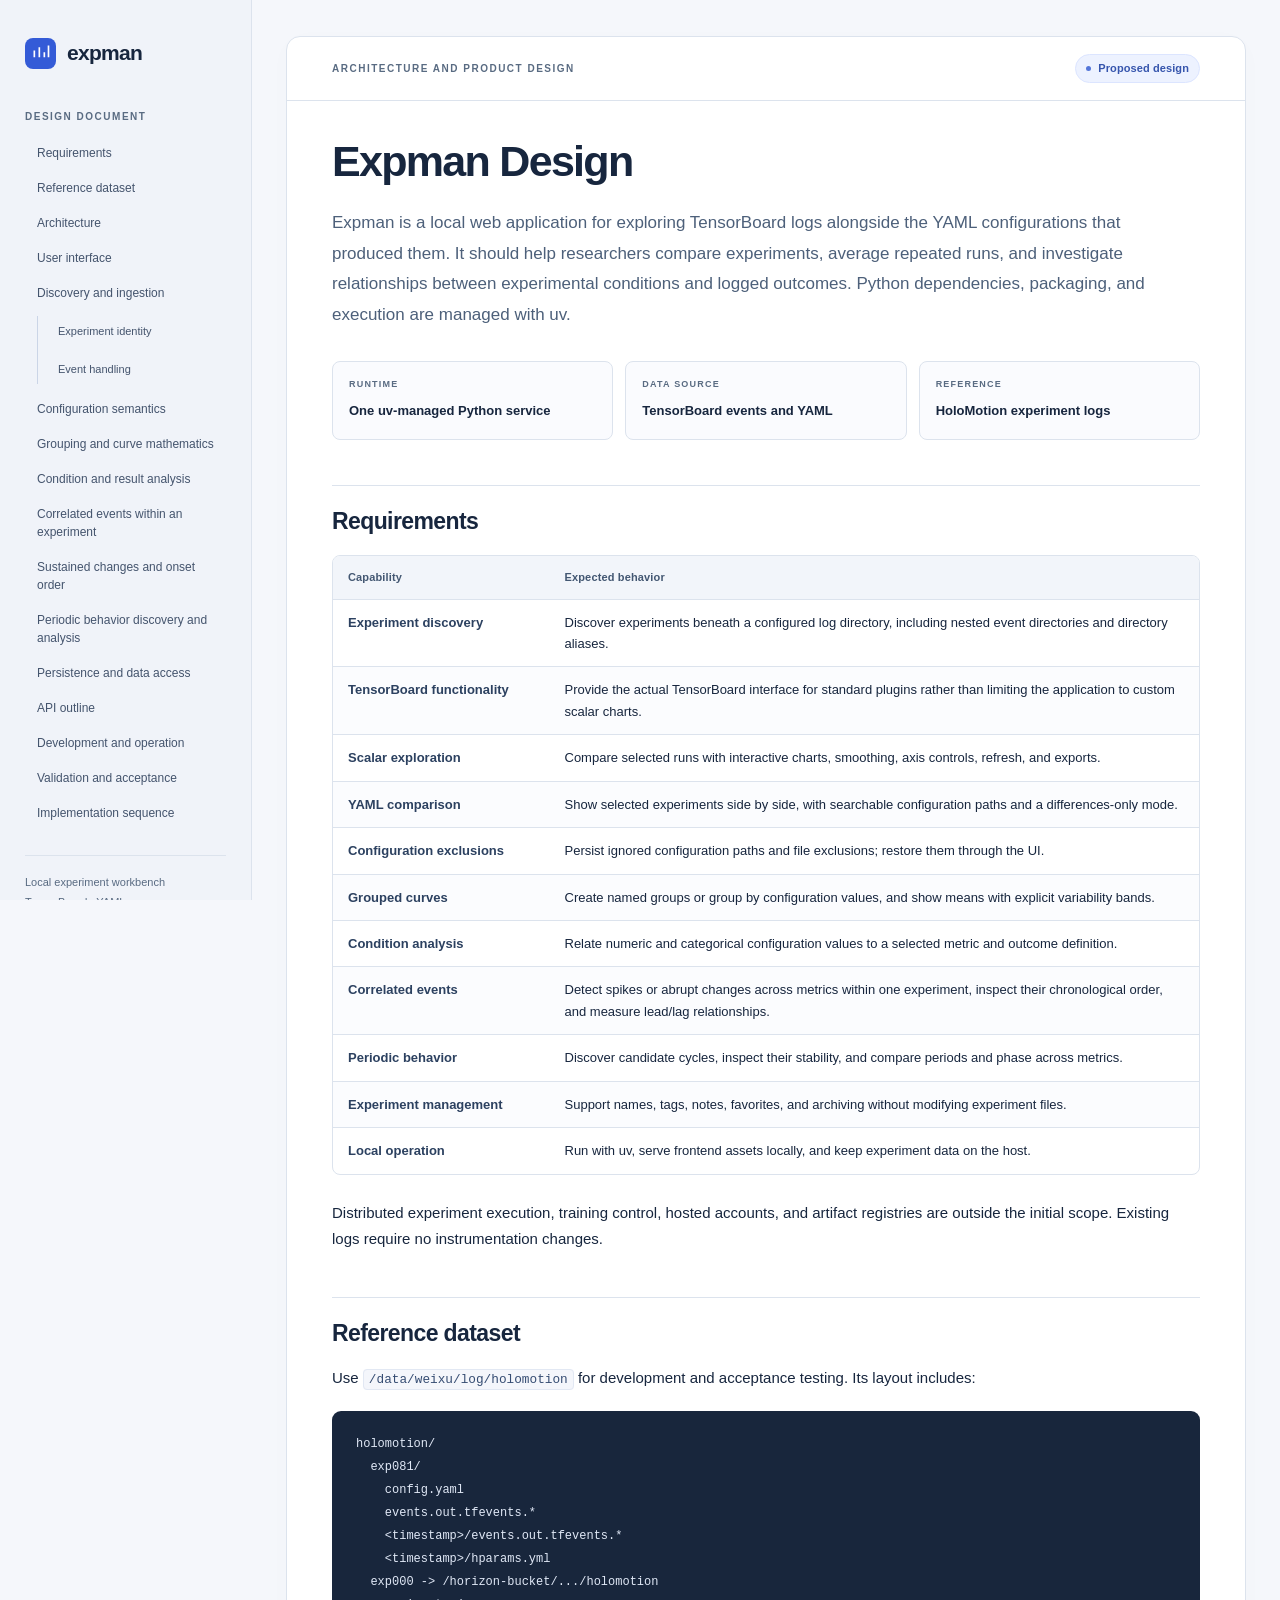
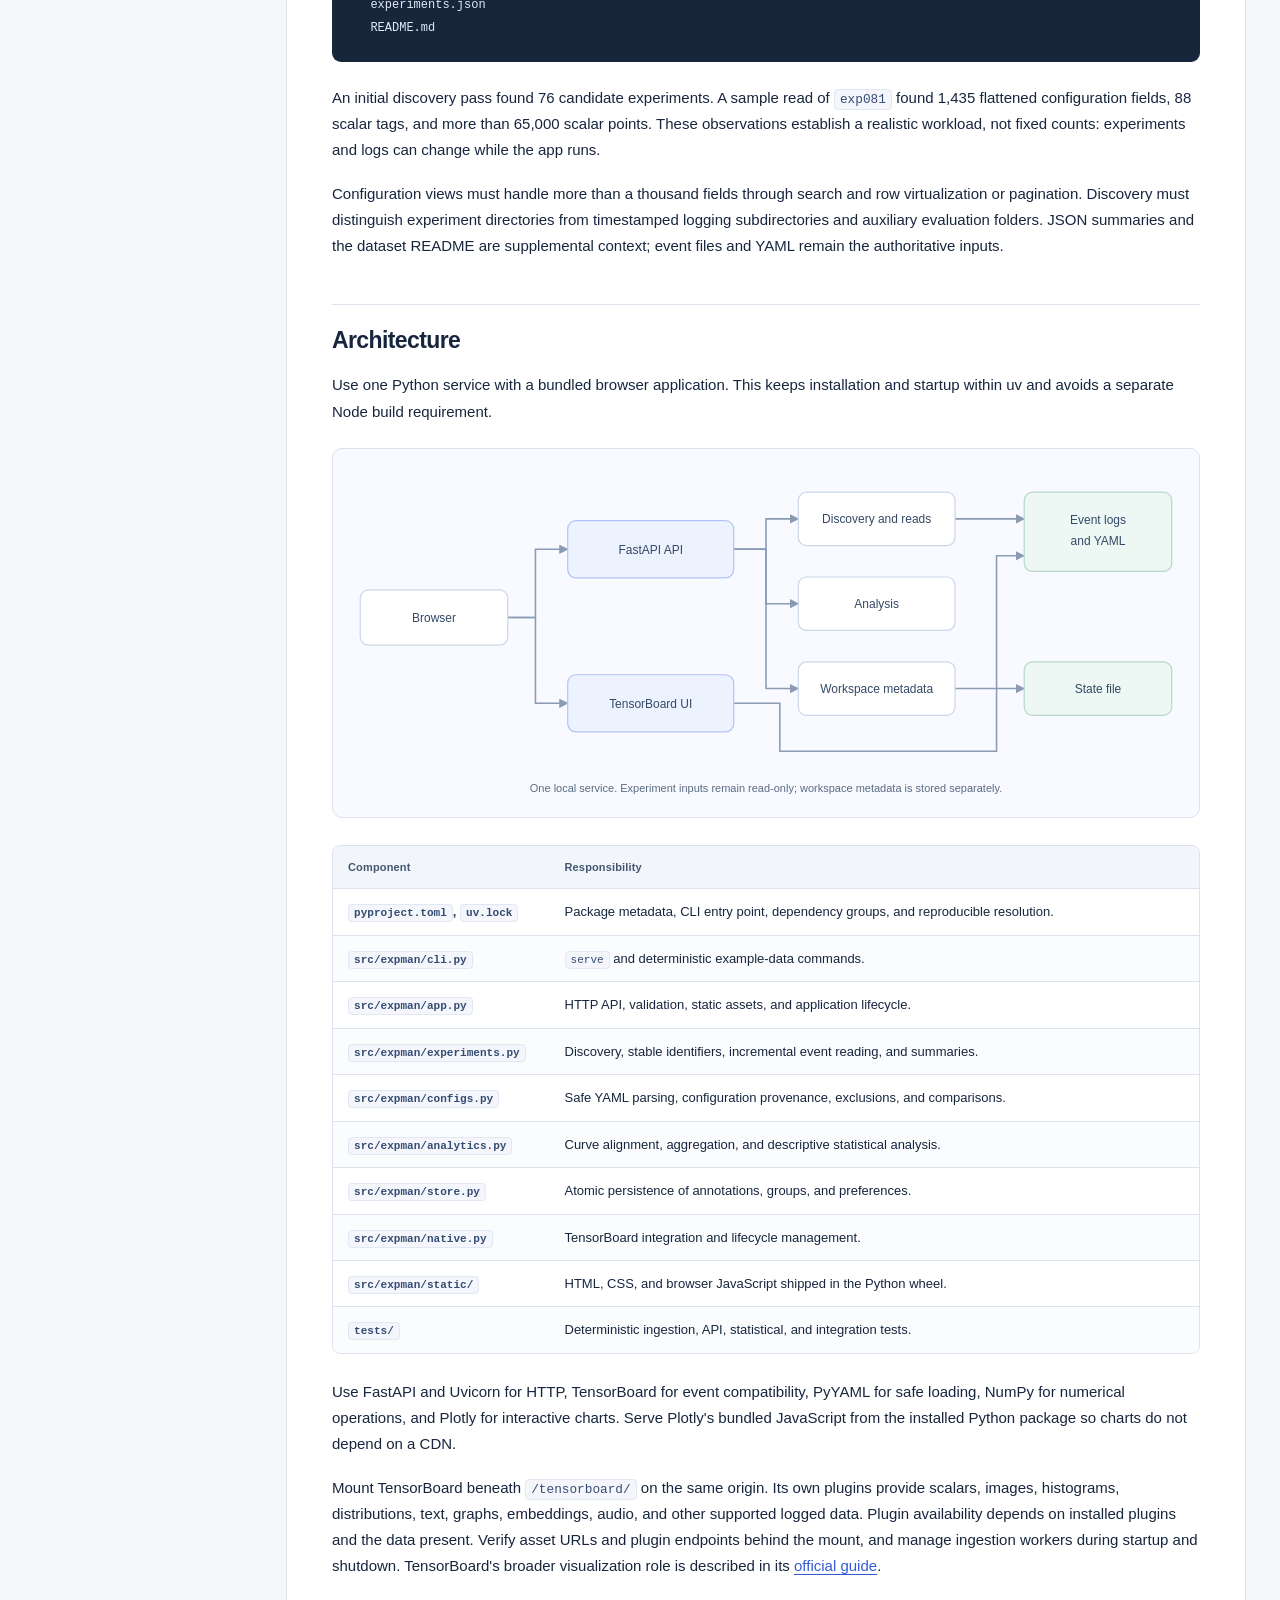
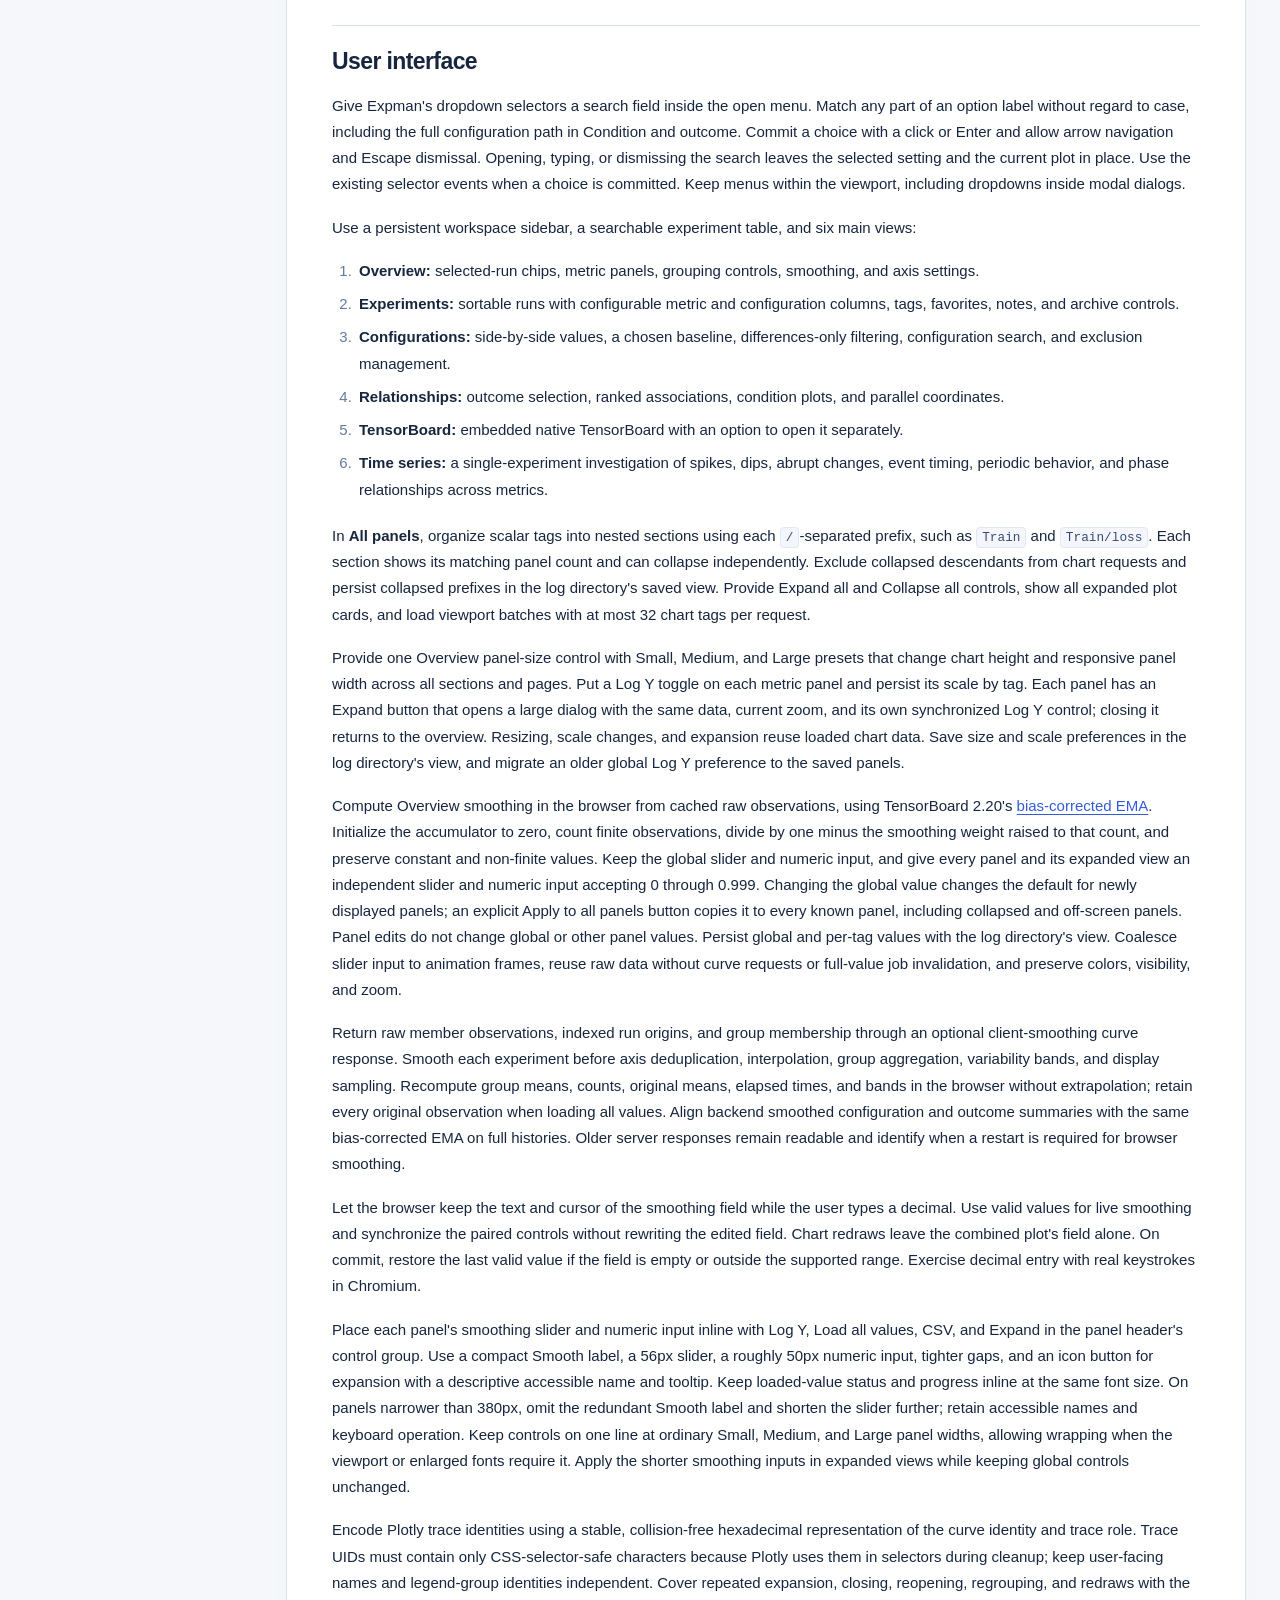
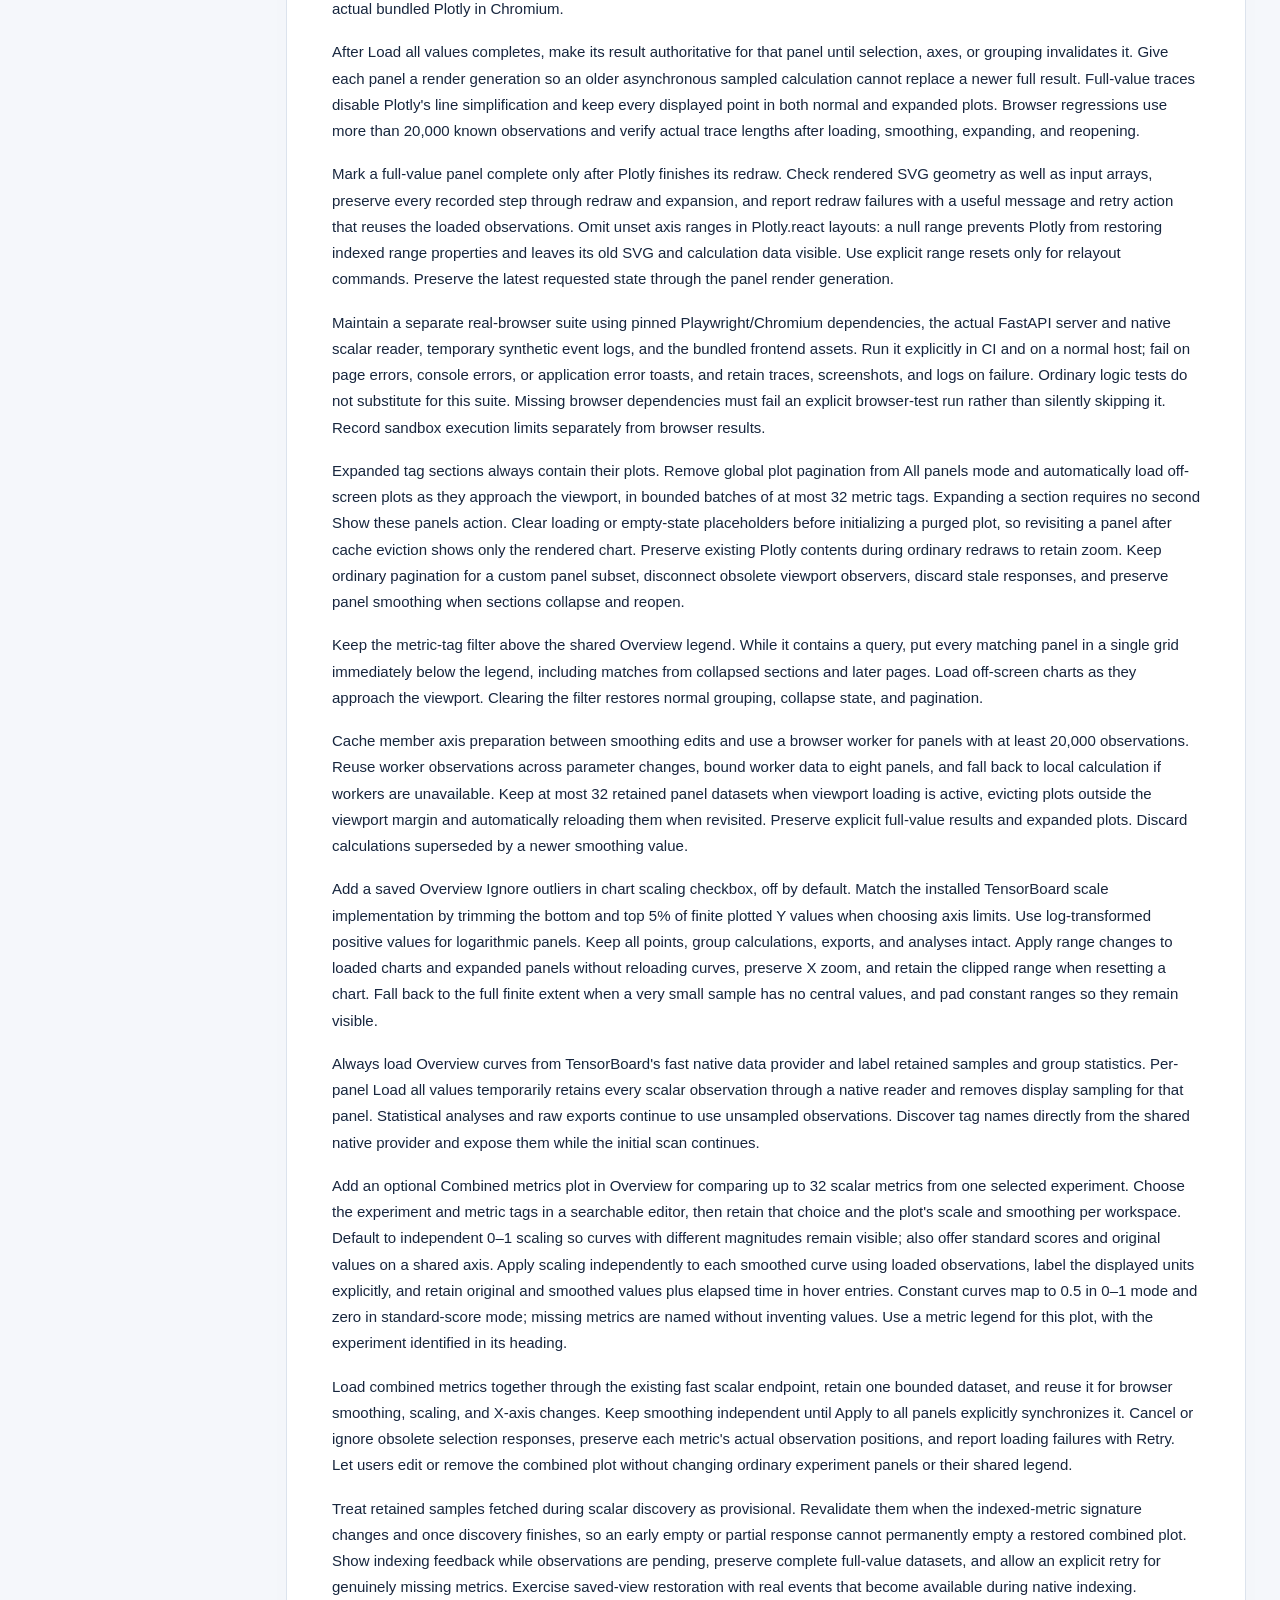
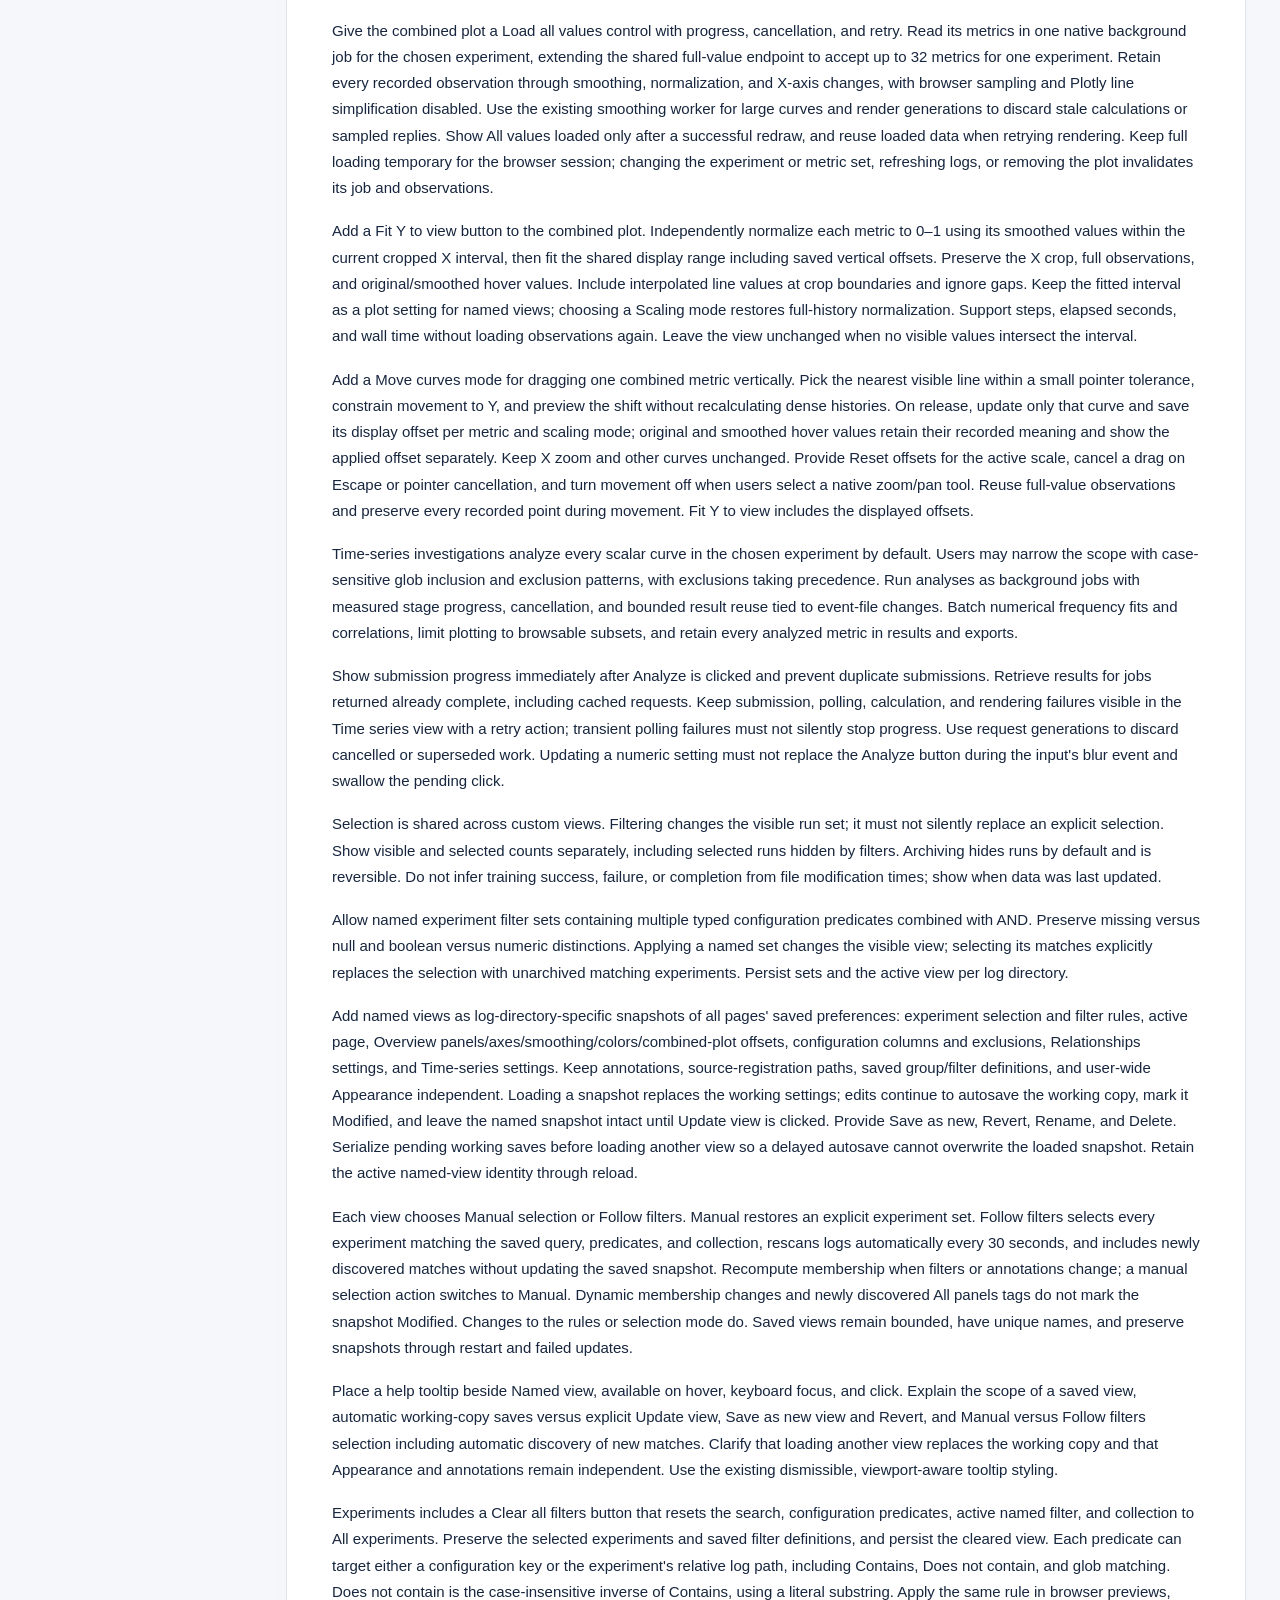
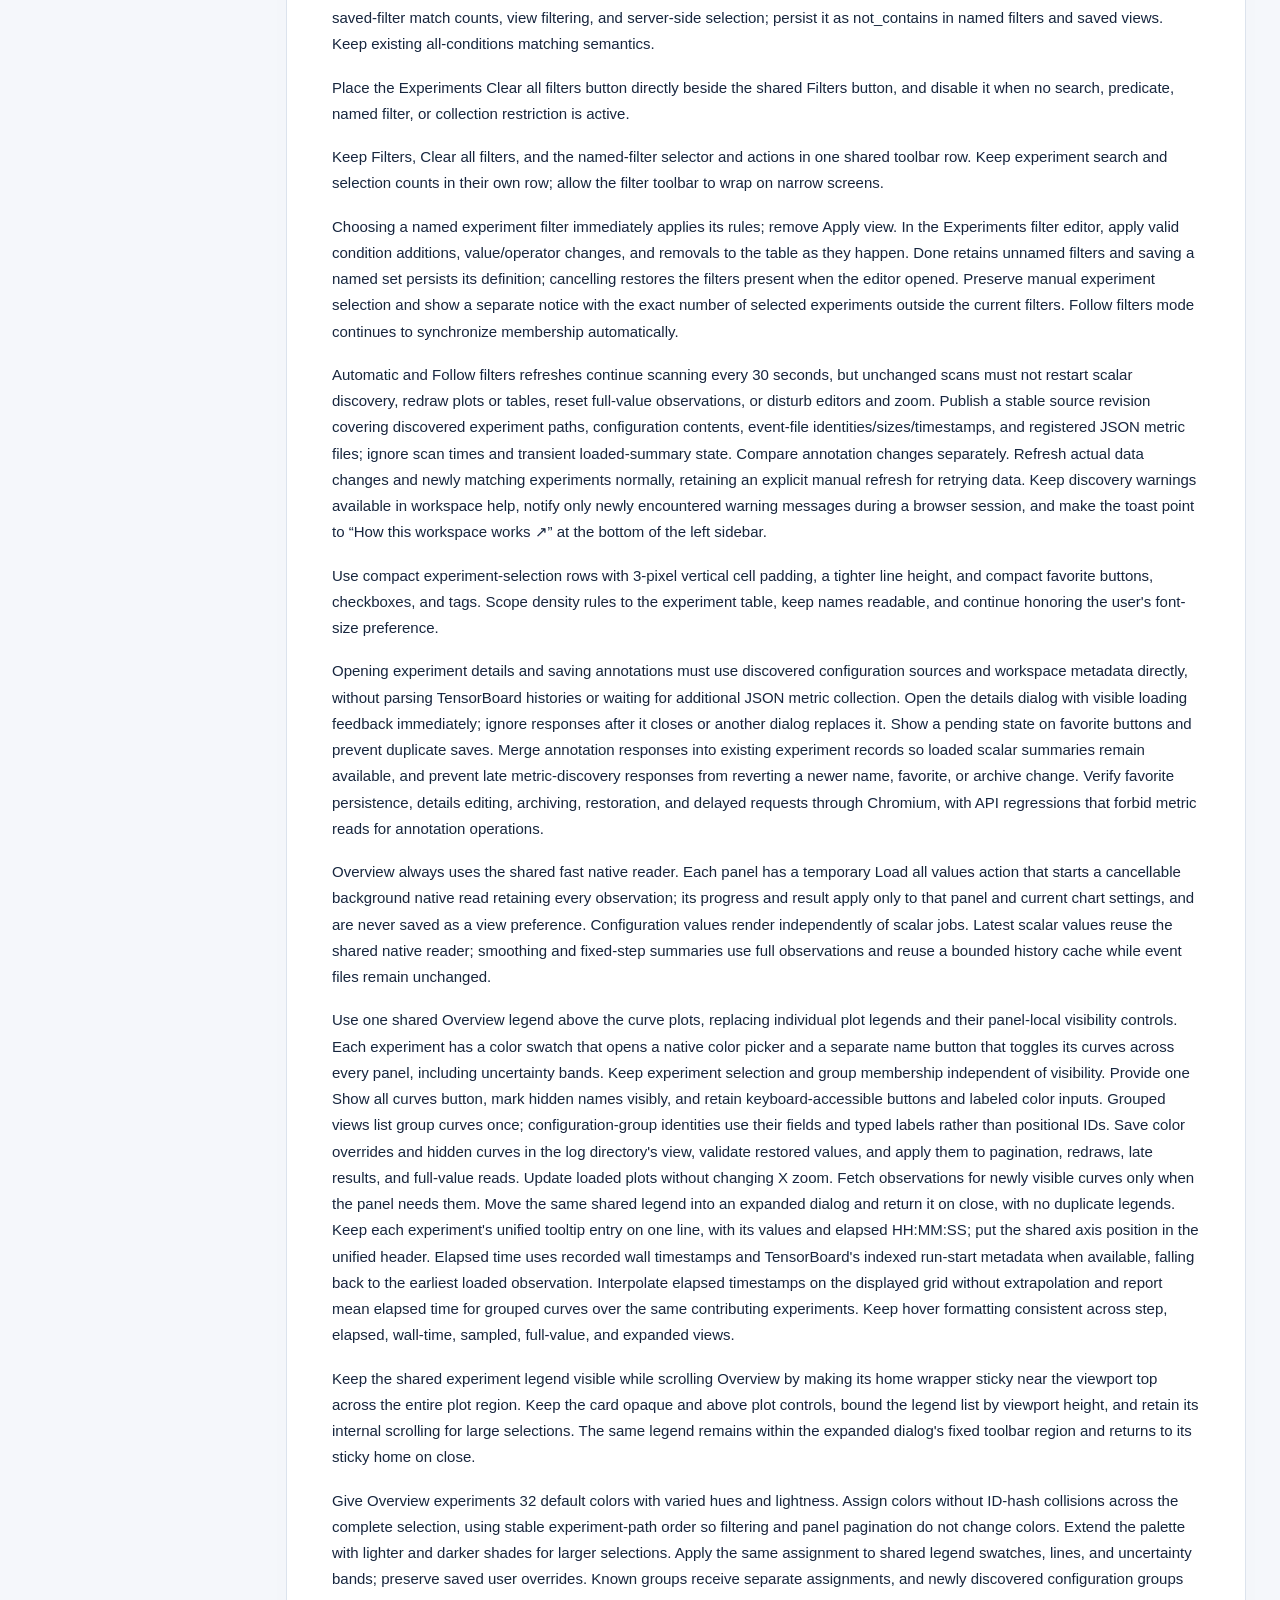
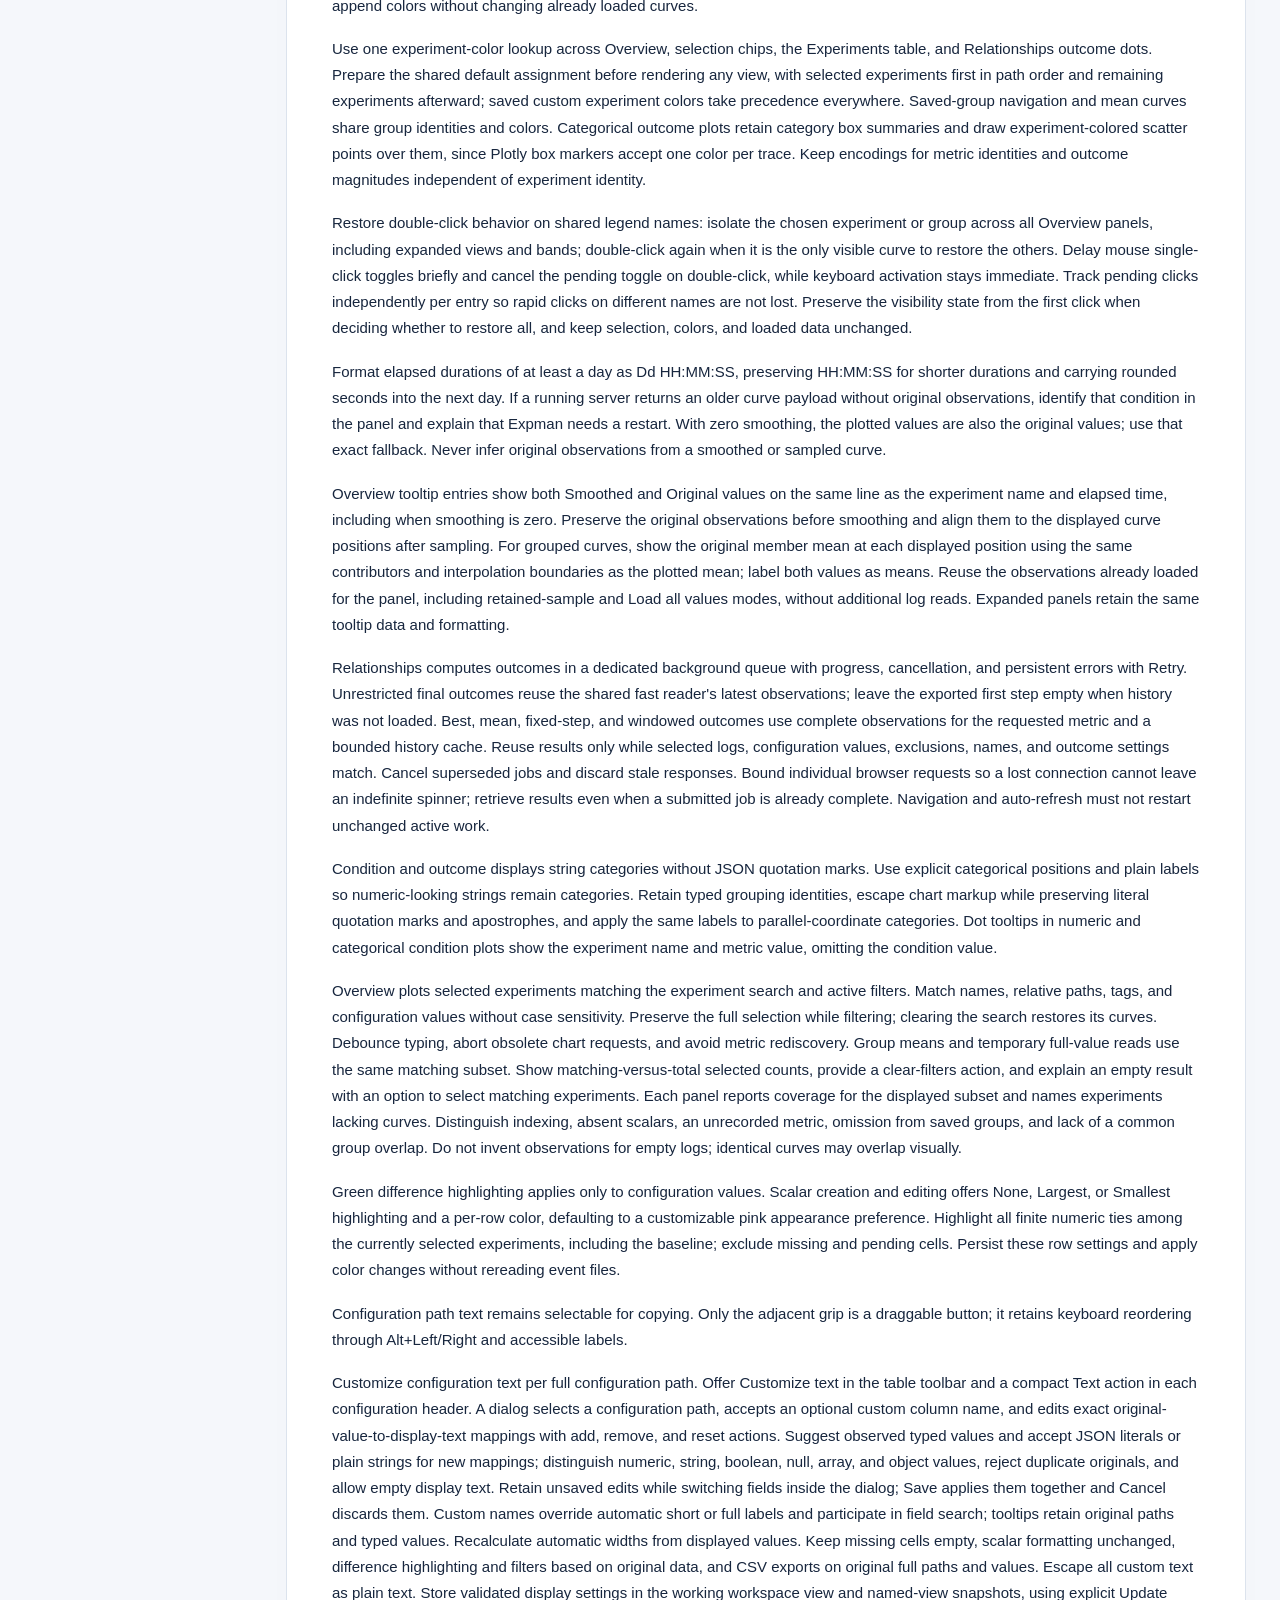
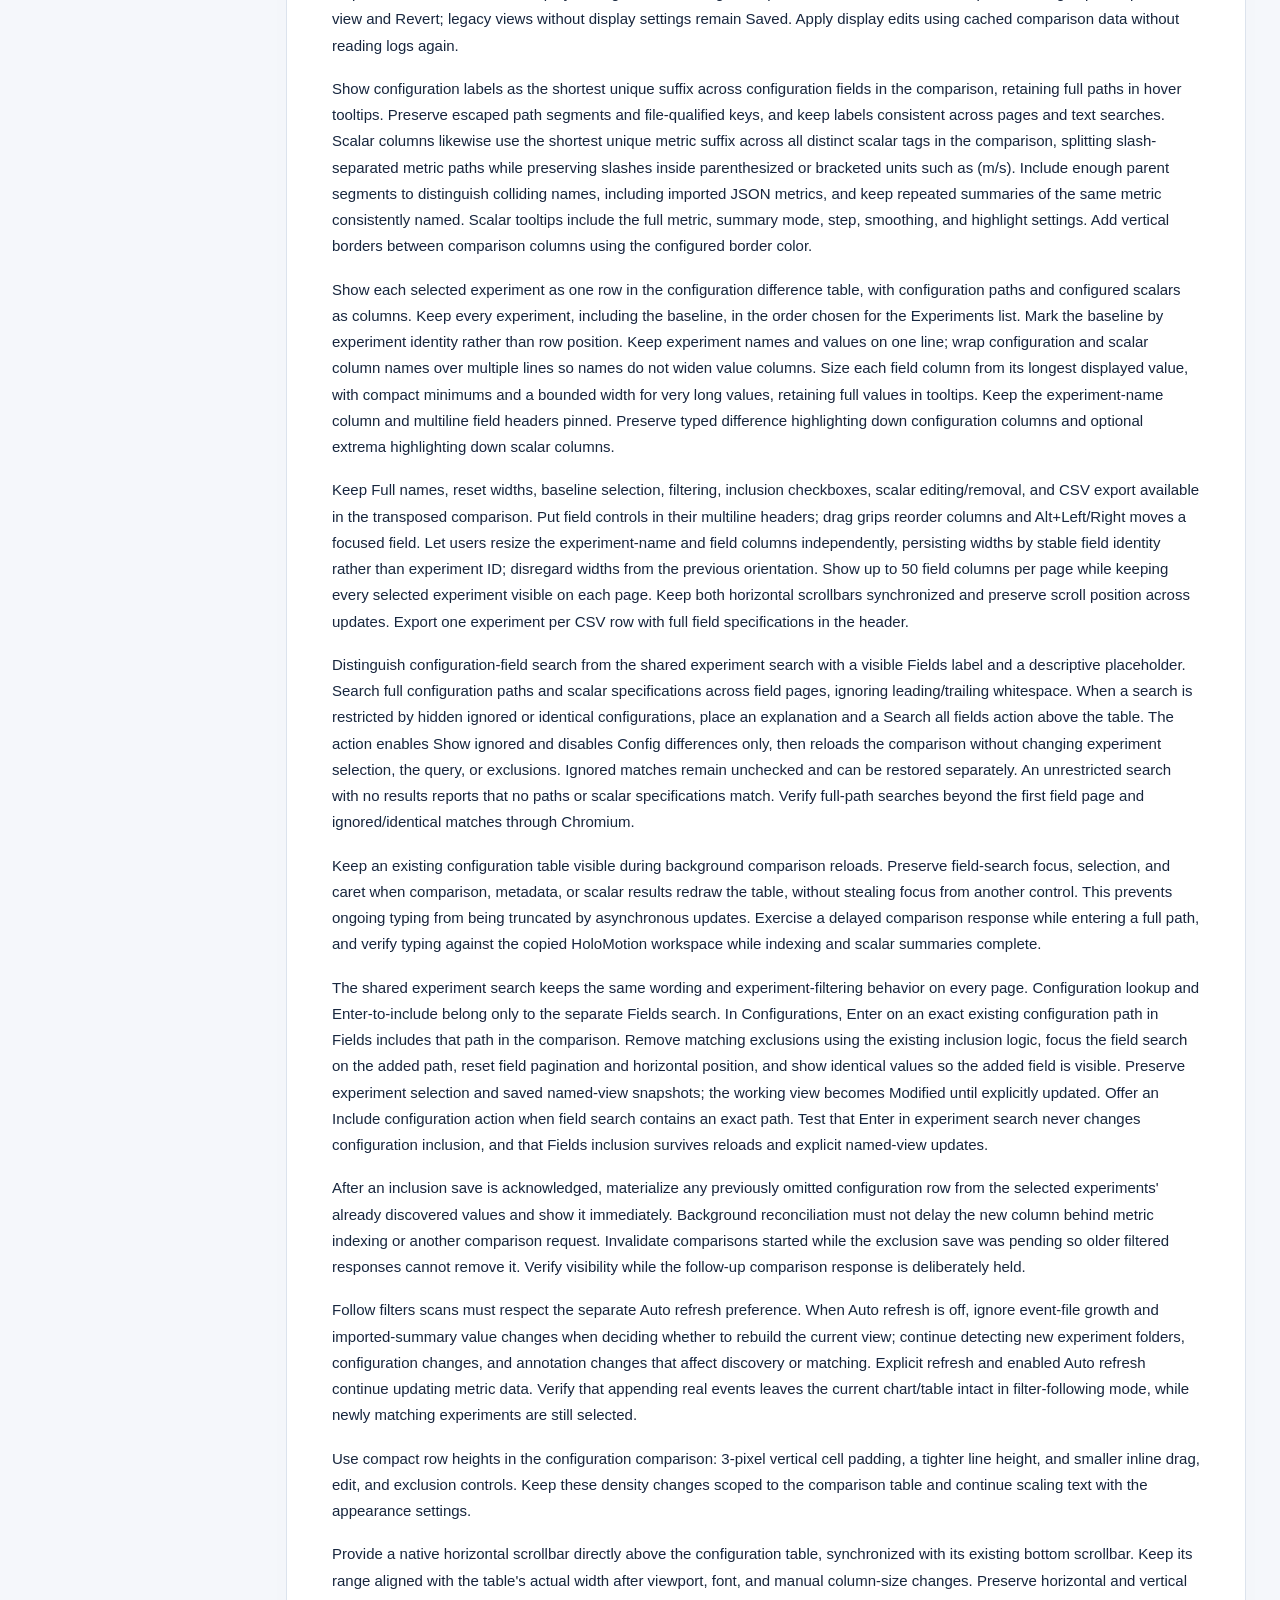
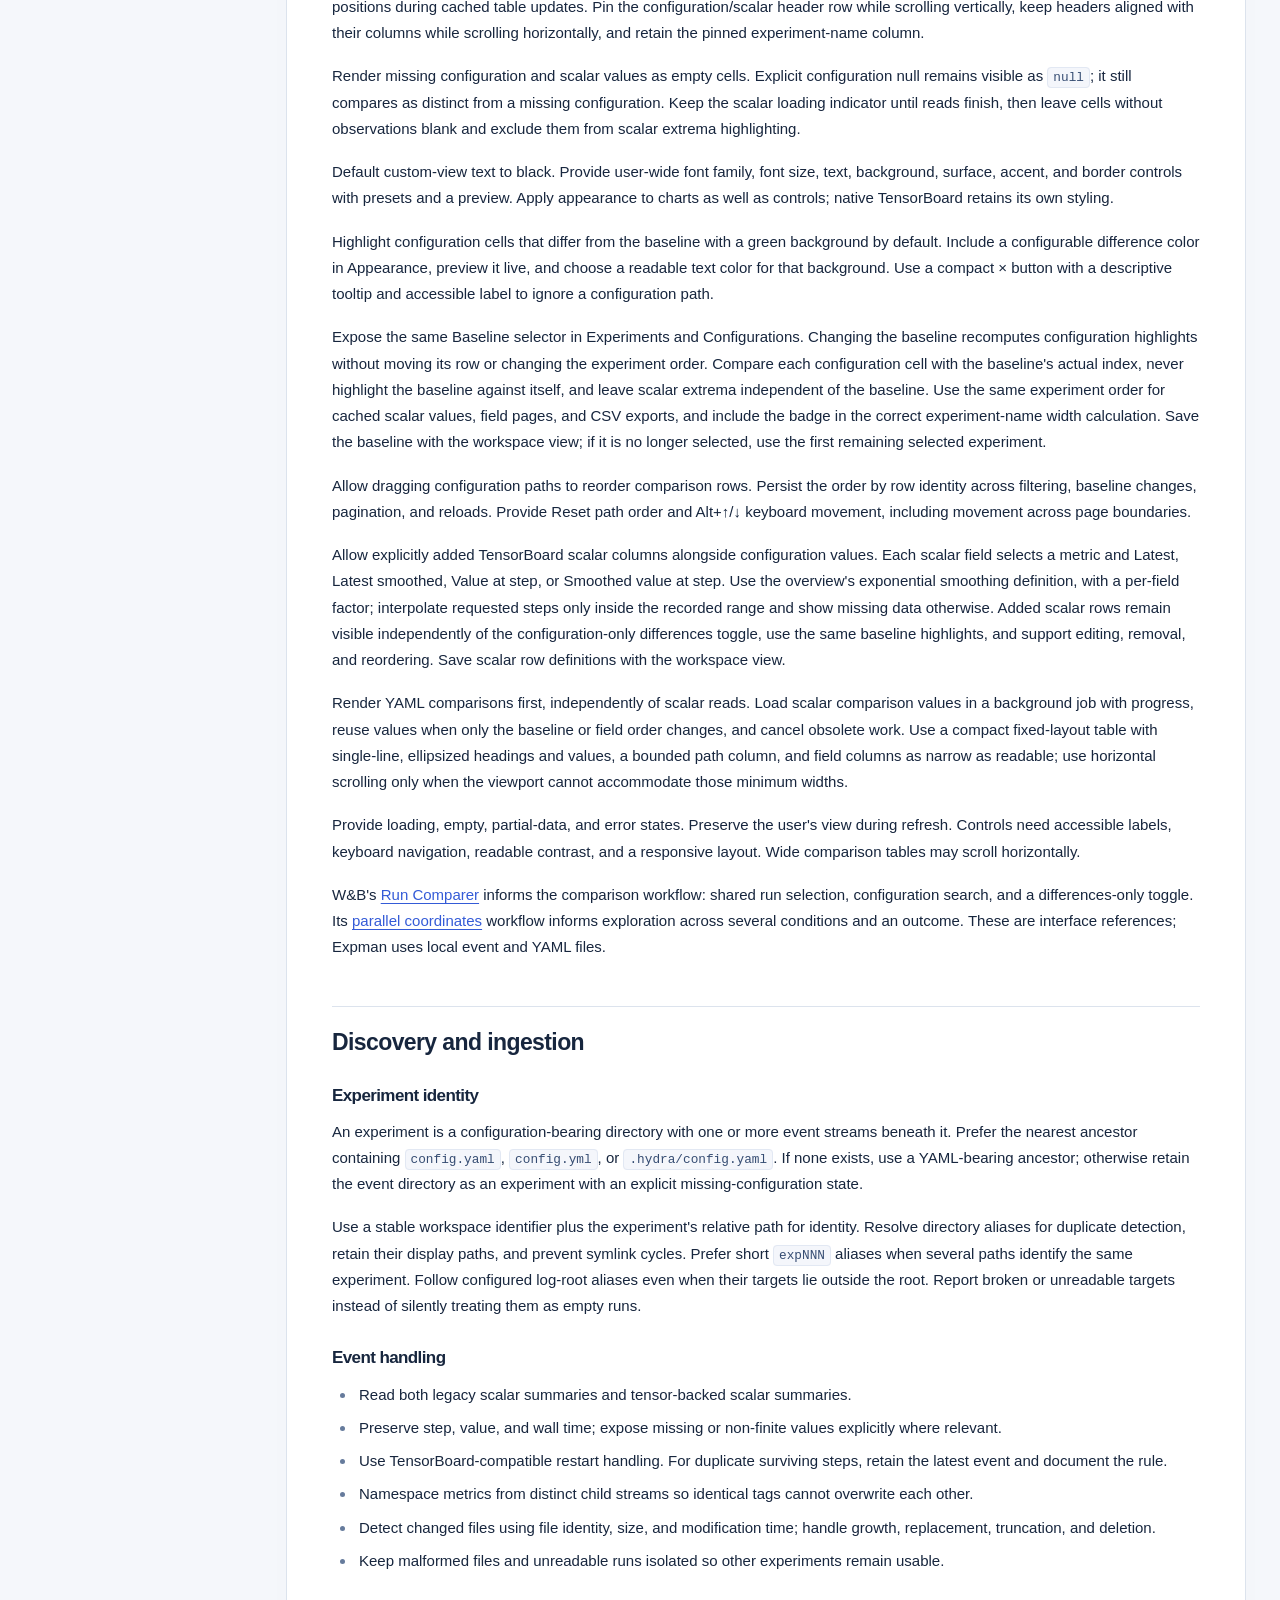
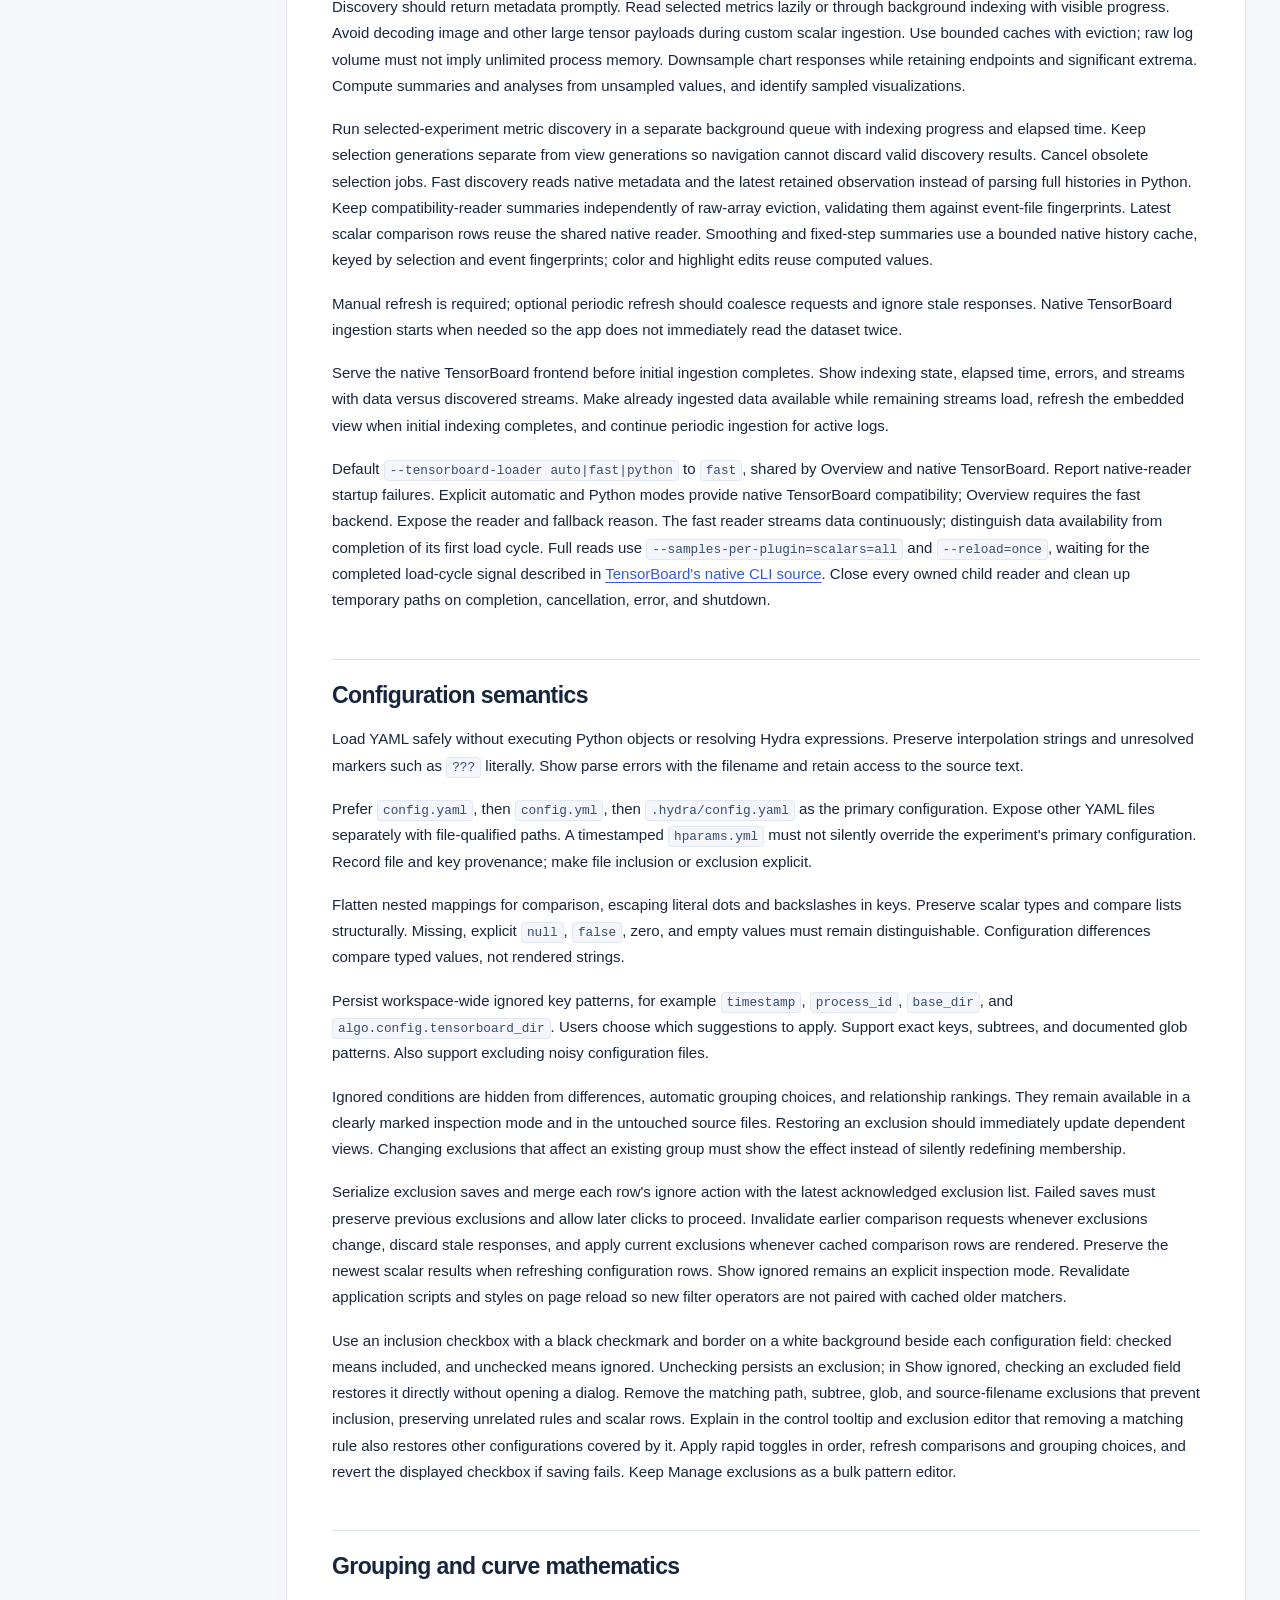
<file: docs/design.html>
<!doctype html>
<html lang="en">
<head>
  <meta charset="utf-8">
  <meta name="viewport" content="width=device-width, initial-scale=1">
  <meta name="description" content="Expman technical design: a uv-managed local experiment dashboard for TensorBoard logs, YAML configuration comparisons, grouped curves, and condition analysis.">
  <meta name="color-scheme" content="light">
  <title>Expman Design</title>
  <style>
    :root { --ink: #17263e; --muted: #596b82; --accent: #345bd7; --line: #dce3ed; --paper: #fff; --canvas: #f5f7fb; }
    * { box-sizing: border-box; }
    html { scroll-behavior: smooth; scroll-padding-top: 30px; }
    body { margin: 0; background: var(--canvas); color: var(--ink); font: 15px/1.75 -apple-system, BlinkMacSystemFont, "Segoe UI", sans-serif; }
    a { color: var(--accent); text-decoration-thickness: 1px; text-underline-offset: 3px; }
    a:hover { color: #173694; }
    a:focus-visible { outline: 3px solid #7797ff; outline-offset: 4px; border-radius: 2px; }
    .skip-link { position: fixed; top: -80px; left: 16px; z-index: 5; padding: 10px 20px; background: var(--paper); }
    .skip-link:focus { top: 12px; }
    .sidebar { position: fixed; inset: 0 auto 0 0; width: 252px; overflow-y: auto; background: #f0f3f9; border-right: 1px solid var(--line); padding: 35px 25px 22px; }
    .brand { display: flex; gap: 11px; align-items: center; color: var(--ink); text-decoration: none; font-size: 21px; font-weight: 750; letter-spacing: -.7px; }
    .brand-mark { width: 31px; height: 31px; border-radius: 8px; background: var(--accent); display: grid; place-items: center; }
    .brand-mark svg { width: 20px; height: 20px; }
    .sidebar-label { color: var(--muted); font-size: 10px; font-weight: 700; letter-spacing: 1.5px; margin: 36px 0 12px; text-transform: uppercase; }
    .toc ul { margin: 0; padding: 0; list-style: none; }
    .toc > ul > li { margin: 3px 0; }
    .toc a { display: block; padding: 7px 9px; border-radius: 6px; text-decoration: none; color: #44546d; font-size: 12px; line-height: 1.5; }
    .toc a:hover { color: var(--accent); background: #e4eafa; }
    .toc ul ul { border-left: 1px solid #cbd5e7; margin: 4px 0 9px 9px; padding-left: 8px; }
    .toc ul ul a { font-size: 11px; }
    .sidebar-foot { border-top: 1px solid var(--line); margin-top: 26px; padding-top: 17px; font-size: 11px; color: var(--muted); }
    main { margin: 36px 34px 50px 286px; max-width: 1110px; background: var(--paper); border: 1px solid var(--line); border-radius: 14px; box-shadow: 0 5px 28px #17263e04; }
    .document-top { display: flex; align-items: center; justify-content: space-between; gap: 15px; padding: 17px 45px; border-bottom: 1px solid var(--line); color: var(--muted); font-size: 10px; font-weight: 650; letter-spacing: 1.5px; text-transform: uppercase; }
    .status { display: inline-flex; align-items: center; gap: 7px; padding: 4px 10px; background: #edf2ff; color: #3655ad; border: 1px solid #dce5ff; border-radius: 20px; letter-spacing: .1px; text-transform: none; font-size: 11px; font-weight: 600; white-space: nowrap; }
    .status::before { content: ""; width: 5px; height: 5px; background: #5476d9; border-radius: 50%; }
    article { padding: 33px 45px 36px; }
    h1, h2, h3 { line-height: 1.3; letter-spacing: -.6px; }
    h1 { font-size: clamp(32px, 4vw, 43px); margin: 0 0 18px; letter-spacing: -1.7px; }
    .intro { max-width: 830px; font-size: 17px; color: #4d607a; line-height: 1.8; margin-bottom: 30px; }
    .intro p { margin: 0; }
    .summary { display: grid; grid-template-columns: repeat(3, 1fr); gap: 12px; margin-bottom: 41px; }
    .summary-item { border: 1px solid var(--line); border-radius: 8px; padding: 15px 16px; background: #fafbfe; }
    .summary-item small { display: block; font-size: 9px; color: var(--muted); font-weight: 650; text-transform: uppercase; letter-spacing: 1.2px; margin-bottom: 5px; }
    .summary-item strong { font-size: 13px; font-weight: 600; }
    h2 { margin: 45px 0 16px; padding-top: 21px; border-top: 1px solid var(--line); font-size: 23px; }
    h3 { margin: 27px 0 10px; font-size: 17px; }
    p { margin: 12px 0 17px; }
    ul, ol { padding-left: 24px; margin: 13px 0 20px; }
    li { padding-left: 3px; margin: 7px 0; }
    li::marker { color: #667b9c; }
    strong { font-weight: 650; }
    code, pre { font-family: "SFMono-Regular", Consolas, "Liberation Mono", monospace; font-size: .85em; }
    :not(pre) > code { border: 1px solid #e2e8f3; background: #f4f6fb; color: #354c72; padding: 2px 5px; border-radius: 4px; overflow-wrap: anywhere; }
    pre { background: #18263c; color: #e0e8f6; padding: 22px 24px; border-radius: 9px; overflow-x: auto; line-height: 1.8; margin: 20px 0 23px; }
    pre code { font-size: 12px; }
    .table-wrap { overflow-x: auto; border: 1px solid var(--line); border-radius: 8px; margin: 19px 0 25px; }
    table { width: 100%; border-collapse: collapse; font-size: 13px; line-height: 1.65; }
    th { text-align: left; background: #f2f5fa; font-weight: 650; color: #435772; font-size: 11px; letter-spacing: .15px; }
    th, td { padding: 12px 15px; vertical-align: top; }
    td { border-top: 1px solid var(--line); }
    td:first-child { width: 25%; min-width: 160px; font-weight: 550; color: #2c4160; }
    tbody tr:nth-child(even) { background: #fbfcfe; }
    .architecture { padding: 21px 18px 14px; background: #f8faff; border: 1px solid var(--line); border-radius: 10px; margin: 23px 0 27px; }
    .architecture svg { width: 100%; height: auto; display: block; min-width: 500px; }
    .architecture { overflow-x: auto; }
    .diagram-box rect { fill: #fff; stroke: #ccd6e7; stroke-width: 1.3; }
    .diagram-box text { fill: #344966; font: 13px -apple-system, BlinkMacSystemFont, "Segoe UI", sans-serif; text-anchor: middle; }
    .diagram-box.accent rect { fill: #edf2ff; stroke: #b1c3f7; }
    .diagram-box.storage rect { fill: #edf7f4; stroke: #b8d8cc; }
    figcaption { color: var(--muted); font-size: 11px; padding: 5px 8px; text-align: center; }
    .document-footer { display: flex; justify-content: space-between; gap: 18px; padding: 20px 45px; background: #fafbfe; border-top: 1px solid var(--line); border-radius: 0 0 14px 14px; font-size: 11px; color: var(--muted); }
    @media (min-width: 1500px) { main { margin-left: max(286px, calc((100vw - 1110px + 252px) / 2)); } }
    @media (max-width: 1050px) { .sidebar { width: 218px; padding: 28px 16px; } main { margin: 22px 20px 32px 238px; } article { padding: 28px; } .document-top, .document-footer { padding-left: 28px; padding-right: 28px; } .summary { gap: 8px; } .summary-item { padding: 11px; } }
    @media (max-width: 760px) { .sidebar { position: static; width: auto; padding: 20px; border-right: 0; border-bottom: 1px solid var(--line); } .sidebar-label { margin: 19px 0 8px; } .toc > ul { display: grid; grid-template-columns: 1fr 1fr; gap: 0 12px; } .toc ul ul, .sidebar-foot { display: none; } main { margin: 16px 12px 30px; } article { padding: 24px 20px; } .document-top, .document-footer { padding: 15px 20px; } h2 { font-size: 21px; } .intro { font-size: 16px; } .summary { grid-template-columns: 1fr; margin-bottom: 30px; } .summary-item { padding: 10px 13px; display: flex; align-items: center; gap: 12px; } .summary-item small { margin: 0; min-width: 88px; } .document-top { letter-spacing: .7px; } th, td { padding: 10px 12px; } .document-footer { flex-direction: column; gap: 5px; } }
    @media (prefers-reduced-motion: reduce) { html { scroll-behavior: auto; } }
    @media print { @page { margin: 18mm; } body { background: #fff; color: #000; font-size: 10pt; } .sidebar, .skip-link, .document-top, .document-footer { display: none; } main { margin: 0; border: 0; border-radius: 0; box-shadow: none; max-width: none; } article { padding: 0; } h1 { font-size: 27pt; } h2 { font-size: 16pt; margin-top: 24pt; break-after: avoid; } h3 { break-after: avoid; } .intro { font-size: 11pt; } .summary { margin-bottom: 20px; } .summary-item { background: #fff; } pre { background: #f2f4f7; color: #17263e; white-space: pre-wrap; overflow-wrap: anywhere; break-inside: avoid; } pre code { font-size: 8pt; } .table-wrap { overflow: visible; } table { font-size: 8.5pt; } thead { display: table-header-group; } tr { break-inside: avoid; } a { color: #17263e; } .architecture { break-inside: avoid; } .architecture svg { min-width: 0; } }
  </style>
</head>
<body id="top">
  <a class="skip-link" href="#document">Skip to design document</a>
  <aside class="sidebar">
    <a class="brand" href="#top"><span class="brand-mark" aria-hidden="true"><svg viewBox="0 0 24 24" fill="none" stroke="white" stroke-width="2"><path d="M4 17V9m6 8V5m6 12v-6m5 6V3"/></svg></span>expman</a>
    <p class="sidebar-label">Design document</p>
    <nav aria-label="Document contents"><div class="toc">
<ul>
<li><a href="#requirements">Requirements</a></li>
<li><a href="#reference-dataset">Reference dataset</a></li>
<li><a href="#architecture">Architecture</a></li>
<li><a href="#user-interface">User interface</a></li>
<li><a href="#discovery-and-ingestion">Discovery and ingestion</a><ul>
<li><a href="#experiment-identity">Experiment identity</a></li>
<li><a href="#event-handling">Event handling</a></li>
</ul>
</li>
<li><a href="#configuration-semantics">Configuration semantics</a></li>
<li><a href="#grouping-and-curve-mathematics">Grouping and curve mathematics</a></li>
<li><a href="#condition-and-result-analysis">Condition and result analysis</a></li>
<li><a href="#correlated-events-within-an-experiment">Correlated events within an experiment</a></li>
<li><a href="#sustained-changes-and-onset-order">Sustained changes and onset order</a></li>
<li><a href="#periodic-behavior-discovery-and-analysis">Periodic behavior discovery and analysis</a></li>
<li><a href="#persistence-and-data-access">Persistence and data access</a></li>
<li><a href="#api-outline">API outline</a></li>
<li><a href="#development-and-operation">Development and operation</a></li>
<li><a href="#validation-and-acceptance">Validation and acceptance</a></li>
<li><a href="#implementation-sequence">Implementation sequence</a></li>
</ul>
</div>
</nav>
    <div class="sidebar-foot">Local experiment workbench<br>TensorBoard · YAML · uv</div>
  </aside>
  <main id="document">
    <div class="document-top"><span>Architecture and product design</span><span class="status">Proposed design</span></div>
    <article>
      <header><h1>Expman Design</h1><div class="intro"><p>Expman is a local web application for exploring TensorBoard logs alongside the YAML configurations that produced them. It should help researchers compare experiments, average repeated runs, and investigate relationships between experimental conditions and logged outcomes. Python dependencies, packaging, and execution are managed with uv.</p></div></header>
      <div class="summary" aria-label="Design overview">
        <div class="summary-item"><small>Runtime</small><strong>One uv-managed Python service</strong></div>
        <div class="summary-item"><small>Data source</small><strong>TensorBoard events and YAML</strong></div>
        <div class="summary-item"><small>Reference</small><strong>HoloMotion experiment logs</strong></div>
      </div>
      <h2 id="requirements">Requirements</h2>
<div class="table-wrap"><table>
<thead>
<tr>
<th>Capability</th>
<th>Expected behavior</th>
</tr>
</thead>
<tbody>
<tr>
<td>Experiment discovery</td>
<td>Discover experiments beneath a configured log directory, including nested event directories and directory aliases.</td>
</tr>
<tr>
<td>TensorBoard functionality</td>
<td>Provide the actual TensorBoard interface for standard plugins rather than limiting the application to custom scalar charts.</td>
</tr>
<tr>
<td>Scalar exploration</td>
<td>Compare selected runs with interactive charts, smoothing, axis controls, refresh, and exports.</td>
</tr>
<tr>
<td>YAML comparison</td>
<td>Show selected experiments side by side, with searchable configuration paths and a differences-only mode.</td>
</tr>
<tr>
<td>Configuration exclusions</td>
<td>Persist ignored configuration paths and file exclusions; restore them through the UI.</td>
</tr>
<tr>
<td>Grouped curves</td>
<td>Create named groups or group by configuration values, and show means with explicit variability bands.</td>
</tr>
<tr>
<td>Condition analysis</td>
<td>Relate numeric and categorical configuration values to a selected metric and outcome definition.</td>
</tr>
<tr>
<td>Correlated events</td>
<td>Detect spikes or abrupt changes across metrics within one experiment, inspect their chronological order, and measure lead/lag relationships.</td>
</tr>
<tr>
<td>Periodic behavior</td>
<td>Discover candidate cycles, inspect their stability, and compare periods and phase across metrics.</td>
</tr>
<tr>
<td>Experiment management</td>
<td>Support names, tags, notes, favorites, and archiving without modifying experiment files.</td>
</tr>
<tr>
<td>Local operation</td>
<td>Run with uv, serve frontend assets locally, and keep experiment data on the host.</td>
</tr>
</tbody>
</table></div>
<p>Distributed experiment execution, training control, hosted accounts, and artifact registries are outside the initial scope. Existing logs require no instrumentation changes.</p>
<h2 id="reference-dataset">Reference dataset</h2>
<p>Use <code>/data/weixu/log/holomotion</code> for development and acceptance testing. Its layout includes:</p>
<pre><code class="language-text">holomotion/
  exp081/
    config.yaml
    events.out.tfevents.*
    &lt;timestamp&gt;/events.out.tfevents.*
    &lt;timestamp&gt;/hparams.yml
  exp000 -&gt; /horizon-bucket/.../holomotion
  experiments.json
  README.md
</code></pre>
<p>An initial discovery pass found 76 candidate experiments. A sample read of <code>exp081</code> found 1,435 flattened configuration fields, 88 scalar tags, and more than 65,000 scalar points. These observations establish a realistic workload, not fixed counts: experiments and logs can change while the app runs.</p>
<p>Configuration views must handle more than a thousand fields through search and row virtualization or pagination. Discovery must distinguish experiment directories from timestamped logging subdirectories and auxiliary evaluation folders. JSON summaries and the dataset README are supplemental context; event files and YAML remain the authoritative inputs.</p>
<h2 id="architecture">Architecture</h2>
<p>Use one Python service with a bundled browser application. This keeps installation and startup within uv and avoids a separate Node build requirement.</p>
<figure class="architecture" aria-labelledby="architecture-caption">
<svg viewBox="0 0 900 330" role="img" aria-labelledby="diagram-title diagram-description">
<title id="diagram-title">Expman application architecture</title>
<desc id="diagram-description">The browser connects to FastAPI and mounted TensorBoard. FastAPI coordinates discovery, analysis, and workspace metadata. Discovery and TensorBoard read event logs and YAML. Workspace metadata is stored separately.</desc>
<defs><marker id="arrow" viewBox="0 0 10 10" refX="9" refY="5" markerWidth="6" markerHeight="6" orient="auto-start-reverse"><path d="M 0 0 L 10 5 L 0 10 z" fill="#8b9bb4"/></marker></defs>
<g class="edges" fill="none" stroke="#8b9bb4" stroke-width="1.7" marker-end="url(#arrow)">
<path d="M170 160 H200 V86 H235"/><path d="M170 160 H200 V253 H235"/>
<path d="M415 86 H450 V53 H485"/><path d="M415 86 H450 V145 H485"/><path d="M415 86 H450 V237 H485"/>
<path d="M655 53 H730"/><path d="M655 237 H730"/><path d="M415 253 H465 V305 H700 V93 H730"/>
</g>
<g class="diagram-box"><rect x="10" y="130" width="160" height="60" rx="9"/><text x="90" y="165">Browser</text></g>
<g class="diagram-box accent"><rect x="235" y="55" width="180" height="62" rx="9"/><text x="325" y="91">FastAPI API</text></g>
<g class="diagram-box accent"><rect x="235" y="222" width="180" height="62" rx="9"/><text x="325" y="258">TensorBoard UI</text></g>
<g class="diagram-box"><rect x="485" y="24" width="170" height="58" rx="9"/><text x="570" y="58">Discovery and reads</text></g>
<g class="diagram-box"><rect x="485" y="116" width="170" height="58" rx="9"/><text x="570" y="150">Analysis</text></g>
<g class="diagram-box"><rect x="485" y="208" width="170" height="58" rx="9"/><text x="570" y="242">Workspace metadata</text></g>
<g class="diagram-box storage"><rect x="730" y="24" width="160" height="86" rx="9"/><text x="810" y="59">Event logs</text><text x="810" y="81">and YAML</text></g>
<g class="diagram-box storage"><rect x="730" y="208" width="160" height="58" rx="9"/><text x="810" y="242">State file</text></g>
</svg>
<figcaption id="architecture-caption">One local service. Experiment inputs remain read-only; workspace metadata is stored separately.</figcaption>
</figure>

<div class="table-wrap"><table>
<thead>
<tr>
<th>Component</th>
<th>Responsibility</th>
</tr>
</thead>
<tbody>
<tr>
<td><code>pyproject.toml</code>, <code>uv.lock</code></td>
<td>Package metadata, CLI entry point, dependency groups, and reproducible resolution.</td>
</tr>
<tr>
<td><code>src/expman/cli.py</code></td>
<td><code>serve</code> and deterministic example-data commands.</td>
</tr>
<tr>
<td><code>src/expman/app.py</code></td>
<td>HTTP API, validation, static assets, and application lifecycle.</td>
</tr>
<tr>
<td><code>src/expman/experiments.py</code></td>
<td>Discovery, stable identifiers, incremental event reading, and summaries.</td>
</tr>
<tr>
<td><code>src/expman/configs.py</code></td>
<td>Safe YAML parsing, configuration provenance, exclusions, and comparisons.</td>
</tr>
<tr>
<td><code>src/expman/analytics.py</code></td>
<td>Curve alignment, aggregation, and descriptive statistical analysis.</td>
</tr>
<tr>
<td><code>src/expman/store.py</code></td>
<td>Atomic persistence of annotations, groups, and preferences.</td>
</tr>
<tr>
<td><code>src/expman/native.py</code></td>
<td>TensorBoard integration and lifecycle management.</td>
</tr>
<tr>
<td><code>src/expman/static/</code></td>
<td>HTML, CSS, and browser JavaScript shipped in the Python wheel.</td>
</tr>
<tr>
<td><code>tests/</code></td>
<td>Deterministic ingestion, API, statistical, and integration tests.</td>
</tr>
</tbody>
</table></div>
<p>Use FastAPI and Uvicorn for HTTP, TensorBoard for event compatibility, PyYAML for safe loading, NumPy for numerical operations, and Plotly for interactive charts. Serve Plotly's bundled JavaScript from the installed Python package so charts do not depend on a CDN.</p>
<p>Mount TensorBoard beneath <code>/tensorboard/</code> on the same origin. Its own plugins provide scalars, images, histograms, distributions, text, graphs, embeddings, audio, and other supported logged data. Plugin availability depends on installed plugins and the data present. Verify asset URLs and plugin endpoints behind the mount, and manage ingestion workers during startup and shutdown. TensorBoard's broader visualization role is described in its <a href="https://www.tensorflow.org/tensorboard/get_started">official guide</a>.</p>
<h2 id="user-interface">User interface</h2>
<p>Give Expman's dropdown selectors a search field inside the open menu. Match any part of an option label without regard to case, including the full configuration path in Condition and outcome. Commit a choice with a click or Enter and allow arrow navigation and Escape dismissal. Opening, typing, or dismissing the search leaves the selected setting and the current plot in place. Use the existing selector events when a choice is committed. Keep menus within the viewport, including dropdowns inside modal dialogs.</p>
<p>Use a persistent workspace sidebar, a searchable experiment table, and six main views:</p>
<ol>
<li><strong>Overview:</strong> selected-run chips, metric panels, grouping controls, smoothing, and axis settings.</li>
<li><strong>Experiments:</strong> sortable runs with configurable metric and configuration columns, tags, favorites, notes, and archive controls.</li>
<li><strong>Configurations:</strong> side-by-side values, a chosen baseline, differences-only filtering, configuration search, and exclusion management.</li>
<li><strong>Relationships:</strong> outcome selection, ranked associations, condition plots, and parallel coordinates.</li>
<li><strong>TensorBoard:</strong> embedded native TensorBoard with an option to open it separately.</li>
<li><strong>Time series:</strong> a single-experiment investigation of spikes, dips, abrupt changes, event timing, periodic behavior, and phase relationships across metrics.</li>
</ol>
<p>In <strong>All panels</strong>, organize scalar tags into nested sections using each <code>/</code>-separated prefix, such as <code>Train</code> and <code>Train/loss</code>. Each section shows its matching panel count and can collapse independently. Exclude collapsed descendants from chart requests and persist collapsed prefixes in the log directory's saved view. Provide Expand all and Collapse all controls, show all expanded plot cards, and load viewport batches with at most 32 chart tags per request.</p>
<p>Provide one Overview panel-size control with Small, Medium, and Large presets that change chart height and responsive panel width across all sections and pages. Put a Log Y toggle on each metric panel and persist its scale by tag. Each panel has an Expand button that opens a large dialog with the same data, current zoom, and its own synchronized Log Y control; closing it returns to the overview. Resizing, scale changes, and expansion reuse loaded chart data. Save size and scale preferences in the log directory's view, and migrate an older global Log Y preference to the saved panels.</p>
<p>Compute Overview smoothing in the browser from cached raw observations, using TensorBoard 2.20's <a href="https://github.com/tensorflow/tensorboard/blob/2.20.0/tensorboard/components/vz_line_chart2/line-chart.ts#L690-L724">bias-corrected EMA</a>. Initialize the accumulator to zero, count finite observations, divide by one minus the smoothing weight raised to that count, and preserve constant and non-finite values. Keep the global slider and numeric input, and give every panel and its expanded view an independent slider and numeric input accepting 0 through 0.999. Changing the global value changes the default for newly displayed panels; an explicit Apply to all panels button copies it to every known panel, including collapsed and off-screen panels. Panel edits do not change global or other panel values. Persist global and per-tag values with the log directory's view. Coalesce slider input to animation frames, reuse raw data without curve requests or full-value job invalidation, and preserve colors, visibility, and zoom.</p>
<p>Return raw member observations, indexed run origins, and group membership through an optional client-smoothing curve response. Smooth each experiment before axis deduplication, interpolation, group aggregation, variability bands, and display sampling. Recompute group means, counts, original means, elapsed times, and bands in the browser without extrapolation; retain every original observation when loading all values. Align backend smoothed configuration and outcome summaries with the same bias-corrected EMA on full histories. Older server responses remain readable and identify when a restart is required for browser smoothing.</p>
<p>Let the browser keep the text and cursor of the smoothing field while the user types a decimal. Use valid values for live smoothing and synchronize the paired controls without rewriting the edited field. Chart redraws leave the combined plot's field alone. On commit, restore the last valid value if the field is empty or outside the supported range. Exercise decimal entry with real keystrokes in Chromium.</p>
<p>Place each panel's smoothing slider and numeric input inline with Log Y, Load all values, CSV, and Expand in the panel header's control group. Use a compact Smooth label, a 56px slider, a roughly 50px numeric input, tighter gaps, and an icon button for expansion with a descriptive accessible name and tooltip. Keep loaded-value status and progress inline at the same font size. On panels narrower than 380px, omit the redundant Smooth label and shorten the slider further; retain accessible names and keyboard operation. Keep controls on one line at ordinary Small, Medium, and Large panel widths, allowing wrapping when the viewport or enlarged fonts require it. Apply the shorter smoothing inputs in expanded views while keeping global controls unchanged.</p>
<p>Encode Plotly trace identities using a stable, collision-free hexadecimal representation of the curve identity and trace role. Trace UIDs must contain only CSS-selector-safe characters because Plotly uses them in selectors during cleanup; keep user-facing names and legend-group identities independent. Cover repeated expansion, closing, reopening, regrouping, and redraws with the actual bundled Plotly in Chromium.</p>
<p>After Load all values completes, make its result authoritative for that panel until selection, axes, or grouping invalidates it. Give each panel a render generation so an older asynchronous sampled calculation cannot replace a newer full result. Full-value traces disable Plotly's line simplification and keep every displayed point in both normal and expanded plots. Browser regressions use more than 20,000 known observations and verify actual trace lengths after loading, smoothing, expanding, and reopening.</p>
<p>Mark a full-value panel complete only after Plotly finishes its redraw. Check rendered SVG geometry as well as input arrays, preserve every recorded step through redraw and expansion, and report redraw failures with a useful message and retry action that reuses the loaded observations. Omit unset axis ranges in Plotly.react layouts: a null range prevents Plotly from restoring indexed range properties and leaves its old SVG and calculation data visible. Use explicit range resets only for relayout commands. Preserve the latest requested state through the panel render generation.</p>
<p>Maintain a separate real-browser suite using pinned Playwright/Chromium dependencies, the actual FastAPI server and native scalar reader, temporary synthetic event logs, and the bundled frontend assets. Run it explicitly in CI and on a normal host; fail on page errors, console errors, or application error toasts, and retain traces, screenshots, and logs on failure. Ordinary logic tests do not substitute for this suite. Missing browser dependencies must fail an explicit browser-test run rather than silently skipping it. Record sandbox execution limits separately from browser results.</p>
<p>Expanded tag sections always contain their plots. Remove global plot pagination from All panels mode and automatically load off-screen plots as they approach the viewport, in bounded batches of at most 32 metric tags. Expanding a section requires no second Show these panels action. Clear loading or empty-state placeholders before initializing a purged plot, so revisiting a panel after cache eviction shows only the rendered chart. Preserve existing Plotly contents during ordinary redraws to retain zoom. Keep ordinary pagination for a custom panel subset, disconnect obsolete viewport observers, discard stale responses, and preserve panel smoothing when sections collapse and reopen.</p>
<p>Keep the metric-tag filter above the shared Overview legend. While it contains a query, put every matching panel in a single grid immediately below the legend, including matches from collapsed sections and later pages. Load off-screen charts as they approach the viewport. Clearing the filter restores normal grouping, collapse state, and pagination.</p>
<p>Cache member axis preparation between smoothing edits and use a browser worker for panels with at least 20,000 observations. Reuse worker observations across parameter changes, bound worker data to eight panels, and fall back to local calculation if workers are unavailable. Keep at most 32 retained panel datasets when viewport loading is active, evicting plots outside the viewport margin and automatically reloading them when revisited. Preserve explicit full-value results and expanded plots. Discard calculations superseded by a newer smoothing value.</p>
<p>Add a saved Overview Ignore outliers in chart scaling checkbox, off by default. Match the installed TensorBoard scale implementation by trimming the bottom and top 5% of finite plotted Y values when choosing axis limits. Use log-transformed positive values for logarithmic panels. Keep all points, group calculations, exports, and analyses intact. Apply range changes to loaded charts and expanded panels without reloading curves, preserve X zoom, and retain the clipped range when resetting a chart. Fall back to the full finite extent when a very small sample has no central values, and pad constant ranges so they remain visible.</p>
<p>Always load Overview curves from TensorBoard's fast native data provider and label retained samples and group statistics. Per-panel Load all values temporarily retains every scalar observation through a native reader and removes display sampling for that panel. Statistical analyses and raw exports continue to use unsampled observations. Discover tag names directly from the shared native provider and expose them while the initial scan continues.</p>
<p>Add an optional Combined metrics plot in Overview for comparing up to 32 scalar metrics from one selected experiment. Choose the experiment and metric tags in a searchable editor, then retain that choice and the plot's scale and smoothing per workspace. Default to independent 0–1 scaling so curves with different magnitudes remain visible; also offer standard scores and original values on a shared axis. Apply scaling independently to each smoothed curve using loaded observations, label the displayed units explicitly, and retain original and smoothed values plus elapsed time in hover entries. Constant curves map to 0.5 in 0–1 mode and zero in standard-score mode; missing metrics are named without inventing values. Use a metric legend for this plot, with the experiment identified in its heading.</p>
<p>Load combined metrics together through the existing fast scalar endpoint, retain one bounded dataset, and reuse it for browser smoothing, scaling, and X-axis changes. Keep smoothing independent until Apply to all panels explicitly synchronizes it. Cancel or ignore obsolete selection responses, preserve each metric's actual observation positions, and report loading failures with Retry. Let users edit or remove the combined plot without changing ordinary experiment panels or their shared legend.</p>
<p>Treat retained samples fetched during scalar discovery as provisional. Revalidate them when the indexed-metric signature changes and once discovery finishes, so an early empty or partial response cannot permanently empty a restored combined plot. Show indexing feedback while observations are pending, preserve complete full-value datasets, and allow an explicit retry for genuinely missing metrics. Exercise saved-view restoration with real events that become available during native indexing.</p>
<p>Give the combined plot a Load all values control with progress, cancellation, and retry. Read its metrics in one native background job for the chosen experiment, extending the shared full-value endpoint to accept up to 32 metrics for one experiment. Retain every recorded observation through smoothing, normalization, and X-axis changes, with browser sampling and Plotly line simplification disabled. Use the existing smoothing worker for large curves and render generations to discard stale calculations or sampled replies. Show All values loaded only after a successful redraw, and reuse loaded data when retrying rendering. Keep full loading temporary for the browser session; changing the experiment or metric set, refreshing logs, or removing the plot invalidates its job and observations.</p>
<p>Add a Fit Y to view button to the combined plot. Independently normalize each metric to 0–1 using its smoothed values within the current cropped X interval, then fit the shared display range including saved vertical offsets. Preserve the X crop, full observations, and original/smoothed hover values. Include interpolated line values at crop boundaries and ignore gaps. Keep the fitted interval as a plot setting for named views; choosing a Scaling mode restores full-history normalization. Support steps, elapsed seconds, and wall time without loading observations again. Leave the view unchanged when no visible values intersect the interval.</p>
<p>Add a Move curves mode for dragging one combined metric vertically. Pick the nearest visible line within a small pointer tolerance, constrain movement to Y, and preview the shift without recalculating dense histories. On release, update only that curve and save its display offset per metric and scaling mode; original and smoothed hover values retain their recorded meaning and show the applied offset separately. Keep X zoom and other curves unchanged. Provide Reset offsets for the active scale, cancel a drag on Escape or pointer cancellation, and turn movement off when users select a native zoom/pan tool. Reuse full-value observations and preserve every recorded point during movement. Fit Y to view includes the displayed offsets.</p>
<p>Time-series investigations analyze every scalar curve in the chosen experiment by default. Users may narrow the scope with case-sensitive glob inclusion and exclusion patterns, with exclusions taking precedence. Run analyses as background jobs with measured stage progress, cancellation, and bounded result reuse tied to event-file changes. Batch numerical frequency fits and correlations, limit plotting to browsable subsets, and retain every analyzed metric in results and exports.</p>
<p>Show submission progress immediately after Analyze is clicked and prevent duplicate submissions. Retrieve results for jobs returned already complete, including cached requests. Keep submission, polling, calculation, and rendering failures visible in the Time series view with a retry action; transient polling failures must not silently stop progress. Use request generations to discard cancelled or superseded work. Updating a numeric setting must not replace the Analyze button during the input's blur event and swallow the pending click.</p>
<p>Selection is shared across custom views. Filtering changes the visible run set; it must not silently replace an explicit selection. Show visible and selected counts separately, including selected runs hidden by filters. Archiving hides runs by default and is reversible. Do not infer training success, failure, or completion from file modification times; show when data was last updated.</p>
<p>Allow named experiment filter sets containing multiple typed configuration predicates combined with AND. Preserve missing versus null and boolean versus numeric distinctions. Applying a named set changes the visible view; selecting its matches explicitly replaces the selection with unarchived matching experiments. Persist sets and the active view per log directory.</p>
<p>Add named views as log-directory-specific snapshots of all pages' saved preferences: experiment selection and filter rules, active page, Overview panels/axes/smoothing/colors/combined-plot offsets, configuration columns and exclusions, Relationships settings, and Time-series settings. Keep annotations, source-registration paths, saved group/filter definitions, and user-wide Appearance independent. Loading a snapshot replaces the working settings; edits continue to autosave the working copy, mark it Modified, and leave the named snapshot intact until Update view is clicked. Provide Save as new, Revert, Rename, and Delete. Serialize pending working saves before loading another view so a delayed autosave cannot overwrite the loaded snapshot. Retain the active named-view identity through reload.</p>
<p>Each view chooses Manual selection or Follow filters. Manual restores an explicit experiment set. Follow filters selects every experiment matching the saved query, predicates, and collection, rescans logs automatically every 30 seconds, and includes newly discovered matches without updating the saved snapshot. Recompute membership when filters or annotations change; a manual selection action switches to Manual. Dynamic membership changes and newly discovered All panels tags do not mark the snapshot Modified. Changes to the rules or selection mode do. Saved views remain bounded, have unique names, and preserve snapshots through restart and failed updates.</p>
<p>Place a help tooltip beside Named view, available on hover, keyboard focus, and click. Explain the scope of a saved view, automatic working-copy saves versus explicit Update view, Save as new view and Revert, and Manual versus Follow filters selection including automatic discovery of new matches. Clarify that loading another view replaces the working copy and that Appearance and annotations remain independent. Use the existing dismissible, viewport-aware tooltip styling.</p>
<p>Experiments includes a Clear all filters button that resets the search, configuration predicates, active named filter, and collection to All experiments. Preserve the selected experiments and saved filter definitions, and persist the cleared view. Each predicate can target either a configuration key or the experiment's relative log path, including Contains, Does not contain, and glob matching. Does not contain is the case-insensitive inverse of Contains, using a literal substring. Apply the same rule in browser previews, saved-filter match counts, view filtering, and server-side selection; persist it as not_contains in named filters and saved views. Keep existing all-conditions matching semantics.</p>
<p>Place the Experiments Clear all filters button directly beside the shared Filters button, and disable it when no search, predicate, named filter, or collection restriction is active.</p>
<p>Keep Filters, Clear all filters, and the named-filter selector and actions in one shared toolbar row. Keep experiment search and selection counts in their own row; allow the filter toolbar to wrap on narrow screens.</p>
<p>Choosing a named experiment filter immediately applies its rules; remove Apply view. In the Experiments filter editor, apply valid condition additions, value/operator changes, and removals to the table as they happen. Done retains unnamed filters and saving a named set persists its definition; cancelling restores the filters present when the editor opened. Preserve manual experiment selection and show a separate notice with the exact number of selected experiments outside the current filters. Follow filters mode continues to synchronize membership automatically.</p>
<p>Automatic and Follow filters refreshes continue scanning every 30 seconds, but unchanged scans must not restart scalar discovery, redraw plots or tables, reset full-value observations, or disturb editors and zoom. Publish a stable source revision covering discovered experiment paths, configuration contents, event-file identities/sizes/timestamps, and registered JSON metric files; ignore scan times and transient loaded-summary state. Compare annotation changes separately. Refresh actual data changes and newly matching experiments normally, retaining an explicit manual refresh for retrying data. Keep discovery warnings available in workspace help, notify only newly encountered warning messages during a browser session, and make the toast point to “How this workspace works ↗” at the bottom of the left sidebar.</p>
<p>Use compact experiment-selection rows with 3-pixel vertical cell padding, a tighter line height, and compact favorite buttons, checkboxes, and tags. Scope density rules to the experiment table, keep names readable, and continue honoring the user's font-size preference.</p>
<p>Opening experiment details and saving annotations must use discovered configuration sources and workspace metadata directly, without parsing TensorBoard histories or waiting for additional JSON metric collection. Open the details dialog with visible loading feedback immediately; ignore responses after it closes or another dialog replaces it. Show a pending state on favorite buttons and prevent duplicate saves. Merge annotation responses into existing experiment records so loaded scalar summaries remain available, and prevent late metric-discovery responses from reverting a newer name, favorite, or archive change. Verify favorite persistence, details editing, archiving, restoration, and delayed requests through Chromium, with API regressions that forbid metric reads for annotation operations.</p>
<p>Overview always uses the shared fast native reader. Each panel has a temporary Load all values action that starts a cancellable background native read retaining every observation; its progress and result apply only to that panel and current chart settings, and are never saved as a view preference. Configuration values render independently of scalar jobs. Latest scalar values reuse the shared native reader; smoothing and fixed-step summaries use full observations and reuse a bounded history cache while event files remain unchanged.</p>
<p>Use one shared Overview legend above the curve plots, replacing individual plot legends and their panel-local visibility controls. Each experiment has a color swatch that opens a native color picker and a separate name button that toggles its curves across every panel, including uncertainty bands. Keep experiment selection and group membership independent of visibility. Provide one Show all curves button, mark hidden names visibly, and retain keyboard-accessible buttons and labeled color inputs. Grouped views list group curves once; configuration-group identities use their fields and typed labels rather than positional IDs. Save color overrides and hidden curves in the log directory's view, validate restored values, and apply them to pagination, redraws, late results, and full-value reads. Update loaded plots without changing X zoom. Fetch observations for newly visible curves only when the panel needs them. Move the same shared legend into an expanded dialog and return it on close, with no duplicate legends. Keep each experiment's unified tooltip entry on one line, with its values and elapsed HH:MM:SS; put the shared axis position in the unified header. Elapsed time uses recorded wall timestamps and TensorBoard's indexed run-start metadata when available, falling back to the earliest loaded observation. Interpolate elapsed timestamps on the displayed grid without extrapolation and report mean elapsed time for grouped curves over the same contributing experiments. Keep hover formatting consistent across step, elapsed, wall-time, sampled, full-value, and expanded views.</p>
<p>Keep the shared experiment legend visible while scrolling Overview by making its home wrapper sticky near the viewport top across the entire plot region. Keep the card opaque and above plot controls, bound the legend list by viewport height, and retain its internal scrolling for large selections. The same legend remains within the expanded dialog's fixed toolbar region and returns to its sticky home on close.</p>
<p>Give Overview experiments 32 default colors with varied hues and lightness. Assign colors without ID-hash collisions across the complete selection, using stable experiment-path order so filtering and panel pagination do not change colors. Extend the palette with lighter and darker shades for larger selections. Apply the same assignment to shared legend swatches, lines, and uncertainty bands; preserve saved user overrides. Known groups receive separate assignments, and newly discovered configuration groups append colors without changing already loaded curves.</p>
<p>Use one experiment-color lookup across Overview, selection chips, the Experiments table, and Relationships outcome dots. Prepare the shared default assignment before rendering any view, with selected experiments first in path order and remaining experiments afterward; saved custom experiment colors take precedence everywhere. Saved-group navigation and mean curves share group identities and colors. Categorical outcome plots retain category box summaries and draw experiment-colored scatter points over them, since Plotly box markers accept one color per trace. Keep encodings for metric identities and outcome magnitudes independent of experiment identity.</p>
<p>Restore double-click behavior on shared legend names: isolate the chosen experiment or group across all Overview panels, including expanded views and bands; double-click again when it is the only visible curve to restore the others. Delay mouse single-click toggles briefly and cancel the pending toggle on double-click, while keyboard activation stays immediate. Track pending clicks independently per entry so rapid clicks on different names are not lost. Preserve the visibility state from the first click when deciding whether to restore all, and keep selection, colors, and loaded data unchanged.</p>
<p>Format elapsed durations of at least a day as Dd HH:MM:SS, preserving HH:MM:SS for shorter durations and carrying rounded seconds into the next day. If a running server returns an older curve payload without original observations, identify that condition in the panel and explain that Expman needs a restart. With zero smoothing, the plotted values are also the original values; use that exact fallback. Never infer original observations from a smoothed or sampled curve.</p>
<p>Overview tooltip entries show both Smoothed and Original values on the same line as the experiment name and elapsed time, including when smoothing is zero. Preserve the original observations before smoothing and align them to the displayed curve positions after sampling. For grouped curves, show the original member mean at each displayed position using the same contributors and interpolation boundaries as the plotted mean; label both values as means. Reuse the observations already loaded for the panel, including retained-sample and Load all values modes, without additional log reads. Expanded panels retain the same tooltip data and formatting.</p>
<p>Relationships computes outcomes in a dedicated background queue with progress, cancellation, and persistent errors with Retry. Unrestricted final outcomes reuse the shared fast reader's latest observations; leave the exported first step empty when history was not loaded. Best, mean, fixed-step, and windowed outcomes use complete observations for the requested metric and a bounded history cache. Reuse results only while selected logs, configuration values, exclusions, names, and outcome settings match. Cancel superseded jobs and discard stale responses. Bound individual browser requests so a lost connection cannot leave an indefinite spinner; retrieve results even when a submitted job is already complete. Navigation and auto-refresh must not restart unchanged active work.</p>
<p>Condition and outcome displays string categories without JSON quotation marks. Use explicit categorical positions and plain labels so numeric-looking strings remain categories. Retain typed grouping identities, escape chart markup while preserving literal quotation marks and apostrophes, and apply the same labels to parallel-coordinate categories. Dot tooltips in numeric and categorical condition plots show the experiment name and metric value, omitting the condition value.</p>
<p>Overview plots selected experiments matching the experiment search and active filters. Match names, relative paths, tags, and configuration values without case sensitivity. Preserve the full selection while filtering; clearing the search restores its curves. Debounce typing, abort obsolete chart requests, and avoid metric rediscovery. Group means and temporary full-value reads use the same matching subset. Show matching-versus-total selected counts, provide a clear-filters action, and explain an empty result with an option to select matching experiments. Each panel reports coverage for the displayed subset and names experiments lacking curves. Distinguish indexing, absent scalars, an unrecorded metric, omission from saved groups, and lack of a common group overlap. Do not invent observations for empty logs; identical curves may overlap visually.</p>
<p>Green difference highlighting applies only to configuration values. Scalar creation and editing offers None, Largest, or Smallest highlighting and a per-row color, defaulting to a customizable pink appearance preference. Highlight all finite numeric ties among the currently selected experiments, including the baseline; exclude missing and pending cells. Persist these row settings and apply color changes without rereading event files.</p>
<p>Configuration path text remains selectable for copying. Only the adjacent grip is a draggable button; it retains keyboard reordering through Alt+Left/Right and accessible labels.</p>
<p>Customize configuration text per full configuration path. Offer Customize text in the table toolbar and a compact Text action in each configuration header. A dialog selects a configuration path, accepts an optional custom column name, and edits exact original-value-to-display-text mappings with add, remove, and reset actions. Suggest observed typed values and accept JSON literals or plain strings for new mappings; distinguish numeric, string, boolean, null, array, and object values, reject duplicate originals, and allow empty display text. Retain unsaved edits while switching fields inside the dialog; Save applies them together and Cancel discards them. Custom names override automatic short or full labels and participate in field search; tooltips retain original paths and typed values. Recalculate automatic widths from displayed values. Keep missing cells empty, scalar formatting unchanged, difference highlighting and filters based on original data, and CSV exports on original full paths and values. Escape all custom text as plain text. Store validated display settings in the working workspace view and named-view snapshots, using explicit Update view and Revert; legacy views without display settings remain Saved. Apply display edits using cached comparison data without reading logs again.</p>
<p>Show configuration labels as the shortest unique suffix across configuration fields in the comparison, retaining full paths in hover tooltips. Preserve escaped path segments and file-qualified keys, and keep labels consistent across pages and text searches. Scalar columns likewise use the shortest unique metric suffix across all distinct scalar tags in the comparison, splitting slash-separated metric paths while preserving slashes inside parenthesized or bracketed units such as (m/s). Include enough parent segments to distinguish colliding names, including imported JSON metrics, and keep repeated summaries of the same metric consistently named. Scalar tooltips include the full metric, summary mode, step, smoothing, and highlight settings. Add vertical borders between comparison columns using the configured border color.</p>
<p>Show each selected experiment as one row in the configuration difference table, with configuration paths and configured scalars as columns. Keep every experiment, including the baseline, in the order chosen for the Experiments list. Mark the baseline by experiment identity rather than row position. Keep experiment names and values on one line; wrap configuration and scalar column names over multiple lines so names do not widen value columns. Size each field column from its longest displayed value, with compact minimums and a bounded width for very long values, retaining full values in tooltips. Keep the experiment-name column and multiline field headers pinned. Preserve typed difference highlighting down configuration columns and optional extrema highlighting down scalar columns.</p>
<p>Keep Full names, reset widths, baseline selection, filtering, inclusion checkboxes, scalar editing/removal, and CSV export available in the transposed comparison. Put field controls in their multiline headers; drag grips reorder columns and Alt+Left/Right moves a focused field. Let users resize the experiment-name and field columns independently, persisting widths by stable field identity rather than experiment ID; disregard widths from the previous orientation. Show up to 50 field columns per page while keeping every selected experiment visible on each page. Keep both horizontal scrollbars synchronized and preserve scroll position across updates. Export one experiment per CSV row with full field specifications in the header.</p>
<p>Distinguish configuration-field search from the shared experiment search with a visible Fields label and a descriptive placeholder. Search full configuration paths and scalar specifications across field pages, ignoring leading/trailing whitespace. When a search is restricted by hidden ignored or identical configurations, place an explanation and a Search all fields action above the table. The action enables Show ignored and disables Config differences only, then reloads the comparison without changing experiment selection, the query, or exclusions. Ignored matches remain unchecked and can be restored separately. An unrestricted search with no results reports that no paths or scalar specifications match. Verify full-path searches beyond the first field page and ignored/identical matches through Chromium.</p>
<p>Keep an existing configuration table visible during background comparison reloads. Preserve field-search focus, selection, and caret when comparison, metadata, or scalar results redraw the table, without stealing focus from another control. This prevents ongoing typing from being truncated by asynchronous updates. Exercise a delayed comparison response while entering a full path, and verify typing against the copied HoloMotion workspace while indexing and scalar summaries complete.</p>
<p>The shared experiment search keeps the same wording and experiment-filtering behavior on every page. Configuration lookup and Enter-to-include belong only to the separate Fields search. In Configurations, Enter on an exact existing configuration path in Fields includes that path in the comparison. Remove matching exclusions using the existing inclusion logic, focus the field search on the added path, reset field pagination and horizontal position, and show identical values so the added field is visible. Preserve experiment selection and saved named-view snapshots; the working view becomes Modified until explicitly updated. Offer an Include configuration action when field search contains an exact path. Test that Enter in experiment search never changes configuration inclusion, and that Fields inclusion survives reloads and explicit named-view updates.</p>
<p>After an inclusion save is acknowledged, materialize any previously omitted configuration row from the selected experiments' already discovered values and show it immediately. Background reconciliation must not delay the new column behind metric indexing or another comparison request. Invalidate comparisons started while the exclusion save was pending so older filtered responses cannot remove it. Verify visibility while the follow-up comparison response is deliberately held.</p>
<p>Follow filters scans must respect the separate Auto refresh preference. When Auto refresh is off, ignore event-file growth and imported-summary value changes when deciding whether to rebuild the current view; continue detecting new experiment folders, configuration changes, and annotation changes that affect discovery or matching. Explicit refresh and enabled Auto refresh continue updating metric data. Verify that appending real events leaves the current chart/table intact in filter-following mode, while newly matching experiments are still selected.</p>
<p>Use compact row heights in the configuration comparison: 3-pixel vertical cell padding, a tighter line height, and smaller inline drag, edit, and exclusion controls. Keep these density changes scoped to the comparison table and continue scaling text with the appearance settings.</p>
<p>Provide a native horizontal scrollbar directly above the configuration table, synchronized with its existing bottom scrollbar. Keep its range aligned with the table's actual width after viewport, font, and manual column-size changes. Preserve horizontal and vertical positions during cached table updates. Pin the configuration/scalar header row while scrolling vertically, keep headers aligned with their columns while scrolling horizontally, and retain the pinned experiment-name column.</p>
<p>Render missing configuration and scalar values as empty cells. Explicit configuration null remains visible as <code>null</code>; it still compares as distinct from a missing configuration. Keep the scalar loading indicator until reads finish, then leave cells without observations blank and exclude them from scalar extrema highlighting.</p>
<p>Default custom-view text to black. Provide user-wide font family, font size, text, background, surface, accent, and border controls with presets and a preview. Apply appearance to charts as well as controls; native TensorBoard retains its own styling.</p>
<p>Highlight configuration cells that differ from the baseline with a green background by default. Include a configurable difference color in Appearance, preview it live, and choose a readable text color for that background. Use a compact × button with a descriptive tooltip and accessible label to ignore a configuration path.</p>
<p>Expose the same Baseline selector in Experiments and Configurations. Changing the baseline recomputes configuration highlights without moving its row or changing the experiment order. Compare each configuration cell with the baseline's actual index, never highlight the baseline against itself, and leave scalar extrema independent of the baseline. Use the same experiment order for cached scalar values, field pages, and CSV exports, and include the badge in the correct experiment-name width calculation. Save the baseline with the workspace view; if it is no longer selected, use the first remaining selected experiment.</p>
<p>Allow dragging configuration paths to reorder comparison rows. Persist the order by row identity across filtering, baseline changes, pagination, and reloads. Provide Reset path order and Alt+↑/↓ keyboard movement, including movement across page boundaries.</p>
<p>Allow explicitly added TensorBoard scalar columns alongside configuration values. Each scalar field selects a metric and Latest, Latest smoothed, Value at step, or Smoothed value at step. Use the overview's exponential smoothing definition, with a per-field factor; interpolate requested steps only inside the recorded range and show missing data otherwise. Added scalar rows remain visible independently of the configuration-only differences toggle, use the same baseline highlights, and support editing, removal, and reordering. Save scalar row definitions with the workspace view.</p>
<p>Render YAML comparisons first, independently of scalar reads. Load scalar comparison values in a background job with progress, reuse values when only the baseline or field order changes, and cancel obsolete work. Use a compact fixed-layout table with single-line, ellipsized headings and values, a bounded path column, and field columns as narrow as readable; use horizontal scrolling only when the viewport cannot accommodate those minimum widths.</p>
<p>Provide loading, empty, partial-data, and error states. Preserve the user's view during refresh. Controls need accessible labels, keyboard navigation, readable contrast, and a responsive layout. Wide comparison tables may scroll horizontally.</p>
<p>W&amp;B's <a href="https://docs.coreweave.com/products/wandb/app/features/panels/run-comparer">Run Comparer</a> informs the comparison workflow: shared run selection, configuration search, and a differences-only toggle. Its <a href="https://docs.coreweave.com/products/wandb/app/features/panels/parallel-coordinates">parallel coordinates</a> workflow informs exploration across several conditions and an outcome. These are interface references; Expman uses local event and YAML files.</p>
<h2 id="discovery-and-ingestion">Discovery and ingestion</h2>
<h3 id="experiment-identity">Experiment identity</h3>
<p>An experiment is a configuration-bearing directory with one or more event streams beneath it. Prefer the nearest ancestor containing <code>config.yaml</code>, <code>config.yml</code>, or <code>.hydra/config.yaml</code>. If none exists, use a YAML-bearing ancestor; otherwise retain the event directory as an experiment with an explicit missing-configuration state.</p>
<p>Use a stable workspace identifier plus the experiment's relative path for identity. Resolve directory aliases for duplicate detection, retain their display paths, and prevent symlink cycles. Prefer short <code>expNNN</code> aliases when several paths identify the same experiment. Follow configured log-root aliases even when their targets lie outside the root. Report broken or unreadable targets instead of silently treating them as empty runs.</p>
<h3 id="event-handling">Event handling</h3>
<ul>
<li>Read both legacy scalar summaries and tensor-backed scalar summaries.</li>
<li>Preserve step, value, and wall time; expose missing or non-finite values explicitly where relevant.</li>
<li>Use TensorBoard-compatible restart handling. For duplicate surviving steps, retain the latest event and document the rule.</li>
<li>Namespace metrics from distinct child streams so identical tags cannot overwrite each other.</li>
<li>Detect changed files using file identity, size, and modification time; handle growth, replacement, truncation, and deletion.</li>
<li>Keep malformed files and unreadable runs isolated so other experiments remain usable.</li>
</ul>
<p>Discovery should return metadata promptly. Read selected metrics lazily or through background indexing with visible progress. Avoid decoding image and other large tensor payloads during custom scalar ingestion. Use bounded caches with eviction; raw log volume must not imply unlimited process memory. Downsample chart responses while retaining endpoints and significant extrema. Compute summaries and analyses from unsampled values, and identify sampled visualizations.</p>
<p>Run selected-experiment metric discovery in a separate background queue with indexing progress and elapsed time. Keep selection generations separate from view generations so navigation cannot discard valid discovery results. Cancel obsolete selection jobs. Fast discovery reads native metadata and the latest retained observation instead of parsing full histories in Python. Keep compatibility-reader summaries independently of raw-array eviction, validating them against event-file fingerprints. Latest scalar comparison rows reuse the shared native reader. Smoothing and fixed-step summaries use a bounded native history cache, keyed by selection and event fingerprints; color and highlight edits reuse computed values.</p>
<p>Manual refresh is required; optional periodic refresh should coalesce requests and ignore stale responses. Native TensorBoard ingestion starts when needed so the app does not immediately read the dataset twice.</p>
<p>Serve the native TensorBoard frontend before initial ingestion completes. Show indexing state, elapsed time, errors, and streams with data versus discovered streams. Make already ingested data available while remaining streams load, refresh the embedded view when initial indexing completes, and continue periodic ingestion for active logs.</p>
<p>Default <code>--tensorboard-loader auto|fast|python</code> to <code>fast</code>, shared by Overview and native TensorBoard. Report native-reader startup failures. Explicit automatic and Python modes provide native TensorBoard compatibility; Overview requires the fast backend. Expose the reader and fallback reason. The fast reader streams data continuously; distinguish data availability from completion of its first load cycle. Full reads use <code>--samples-per-plugin=scalars=all</code> and <code>--reload=once</code>, waiting for the completed load-cycle signal described in <a href="https://github.com/tensorflow/tensorboard/blob/master/tensorboard/data/server/cli.rs">TensorBoard's native CLI source</a>. Close every owned child reader and clean up temporary paths on completion, cancellation, error, and shutdown.</p>
<h2 id="configuration-semantics">Configuration semantics</h2>
<p>Load YAML safely without executing Python objects or resolving Hydra expressions. Preserve interpolation strings and unresolved markers such as <code>???</code> literally. Show parse errors with the filename and retain access to the source text.</p>
<p>Prefer <code>config.yaml</code>, then <code>config.yml</code>, then <code>.hydra/config.yaml</code> as the primary configuration. Expose other YAML files separately with file-qualified paths. A timestamped <code>hparams.yml</code> must not silently override the experiment's primary configuration. Record file and key provenance; make file inclusion or exclusion explicit.</p>
<p>Flatten nested mappings for comparison, escaping literal dots and backslashes in keys. Preserve scalar types and compare lists structurally. Missing, explicit <code>null</code>, <code>false</code>, zero, and empty values must remain distinguishable. Configuration differences compare typed values, not rendered strings.</p>
<p>Persist workspace-wide ignored key patterns, for example <code>timestamp</code>, <code>process_id</code>, <code>base_dir</code>, and <code>algo.config.tensorboard_dir</code>. Users choose which suggestions to apply. Support exact keys, subtrees, and documented glob patterns. Also support excluding noisy configuration files.</p>
<p>Ignored conditions are hidden from differences, automatic grouping choices, and relationship rankings. They remain available in a clearly marked inspection mode and in the untouched source files. Restoring an exclusion should immediately update dependent views. Changing exclusions that affect an existing group must show the effect instead of silently redefining membership.</p>
<p>Serialize exclusion saves and merge each row's ignore action with the latest acknowledged exclusion list. Failed saves must preserve previous exclusions and allow later clicks to proceed. Invalidate earlier comparison requests whenever exclusions change, discard stale responses, and apply current exclusions whenever cached comparison rows are rendered. Preserve the newest scalar results when refreshing configuration rows. Show ignored remains an explicit inspection mode. Revalidate application scripts and styles on page reload so new filter operators are not paired with cached older matchers.</p>
<p>Use an inclusion checkbox with a black checkmark and border on a white background beside each configuration field: checked means included, and unchecked means ignored. Unchecking persists an exclusion; in Show ignored, checking an excluded field restores it directly without opening a dialog. Remove the matching path, subtree, glob, and source-filename exclusions that prevent inclusion, preserving unrelated rules and scalar rows. Explain in the control tooltip and exclusion editor that removing a matching rule also restores other configurations covered by it. Apply rapid toggles in order, refresh comparisons and grouping choices, and revert the displayed checkbox if saving fails. Keep Manage exclusions as a bulk pattern editor.</p>
<h2 id="grouping-and-curve-mathematics">Grouping and curve mathematics</h2>
<p>Limit Overview curve requests to selected experiments that match the current filters and are visible in the shared legend. Resolve configuration-group names and membership from configuration metadata before requesting scalar values. Each visible group contributes its full membership. Keep hidden legend entries available and reuse previously fetched curves within the current view. When a curve becomes visible, request only missing observations for panels already opened or in view. Keep the panel’s chosen resolution when fetching newly visible curves and skip curve requests when every curve is hidden. Apply the experiment visibility to the combined plot as well. The shared TensorBoard index and the workspace metric catalog serve other views and continue to cover their existing scopes.</p>
<p>Add a refresh button to each Overview curve plot, its expanded view, and the combined metrics plot. Read the experiment IDs or metric tags behind the visible traces when the button is clicked. A visible group refreshes all its eligible members, including members that previously had no data for that metric. Sampled plots read the latest data indexed by the shared TensorBoard reader. Plots with all values loaded use the existing full-value job for the visible subset. Merge the responses into that plot’s cached data so hidden curves remain available when shown again. Preserve zoom and display settings, handle errors without discarding existing curves, and ignore responses after a change of panel scope. Disable the button while a request is pending or all curves are hidden.</p>
<p>Use compact row spacing in shared curve hover cards across Overview, expanded panels, combined metrics and Time series. After Plotly draws a unified tooltip, remove its extra legend-group gaps and position rows from their measured text/symbol bounds with approximately 1.2 times the configured font size plus two pixels between rows. Keep text size, experiment/metric colors, original and smoothed values, elapsed time and appearance settings intact. Resize the tooltip background around the compact content and retain its viewport clipping. Use the same hover handler in standard and expanded plots. Verify row spacing in Chromium for both layouts.</p>
<p>Support manual named groups and automatic grouping by one or more included configuration fields. Persist manual membership. Treat missing values as a distinct bucket. A run may belong to several named groups; disclose overlapping membership when groups are compared.</p>
<p>For each metric:</p>
<ol>
<li>Select runs that contain the metric and disclose excluded members.</li>
<li>Choose training step, elapsed time, or wall time as the horizontal axis.</li>
<li>Apply TensorBoard's bias-corrected exponential smoothing to each run before interpolation and aggregation. Keep unsmoothed values available.</li>
<li>Align observations on a shared grid using linear interpolation within each run's observed range.</li>
<li>Compute the arithmetic mean across contributors at each grid position.</li>
</ol>
<p>Default to the common overlapping range so each point represents the same contributing runs. Offer a union-range mode with no extrapolation and a contributor count in tooltips. If ranges do not overlap, explain why no group mean is shown.</p>
<p>Offer population standard deviation and min–max bands for descriptive spread. If standard error is offered, use sample standard deviation divided by the square root of the contributor count and require at least two contributors. Label bands explicitly; standard deviation is not a confidence interval. Smoothing and display sampling must not change stored metric summaries or analysis outcomes.</p>
<p>This workflow draws on the idea of organizing related runs into <a href="https://docs.coreweave.com/products/wandb/runs/grouping">W&amp;B groups</a>, with alignment and aggregation rules made explicit for local logs.</p>
<h2 id="condition-and-result-analysis">Condition and result analysis</h2>
<p>When Include missing is enabled, merge absent and explicit null conditions into one (missing or null) category by default. Offer a Merge missing and null checkbox to split them into distinct groups when unchecked. Persist this preference per condition, include it in request/job identity, and apply it consistently to category labels, association groups, and parallel coordinates without changing original configuration values. Keep literal strings such as "null" and "(missing)" distinct from the merged category.</p>
<p>Provide a per-condition type selector beside Condition and outcome: Automatic preserves inferred numeric/categorical typing; Categorical treats distinct numeric values as discrete groups. Enable Include missing as a category for every condition by default. Save per-path opt-outs and merge absent and explicit null values by default, with a separate checkbox for distinguishing them. Existing views adopt the default and retain their explicit settings for separating null. Including missing values makes an otherwise numeric condition categorical when missing observations are present. Persist both overrides by configuration path per log directory and offer a return to Automatic and exclusion of missing values. Apply grouping consistently to condition plots, association ranking using the existing categorical correlation ratio, and parallel-coordinate typing; preserve the parallel plot's existing missing-position display. Preserve raw configuration types and outcome settings. Include overrides in background-job identity, reuse unchanged metric histories, and retain sample-size and categorical-cardinality safeguards. Group equal numeric values consistently (including 1 and 1.0) and order numeric categories numerically.</p>
<p>Resolve a bare JSON metric filename inside every discovered experiment, using the same source namespace as the explicit {experiment}/filename form. A bare filename does not read a shared file at the log root. Apply identical resolution to configuration-source exclusions and loading progress. Populate JSON scalar and outcome choices directly from selected experiment summaries at startup, selection changes, and imports; their availability must not depend on TensorBoard discovery completing. Refresh metric choices in an open Add scalar dialog when new names arrive while preserving the current form values.</p>
<p>Load additional JSON metrics on a separate background queue. Show an accessible progress bar immediately, then report completed source files, the current file, elapsed time, configuration discovery, and saving. Keep the form disabled during submission and polling, retain errors beside the source paths, and show the loaded counts when complete. Validate every source before replacing working registrations. Save paths in the log directory's .expman/state.json and restore them automatically on startup; default to {experiment}/evaluation_metrics.json for existing evaluation summaries. Reload changed files on refresh without importing metric values as configuration conditions.</p>
<p>Additional JSON metrics are experiment summary values. Configure filenames per log directory, resolving each inside discovered experiment folders; support nested paths using the {experiment} placeholder. Accept direct numeric objects, a metrics object, or an evaluation record with experiment, status, and metrics fields. Bind records through their physical experiment folder, supporting historical aliases while rejecting conflicting known identities. Flatten nested finite numeric metrics into source-qualified JSON metric names; ignore missing, boolean, and nonnumeric leaves with diagnostics. Expose these values in experiment summaries, Latest scalar comparison rows, and Final-value Relationships outcomes. They have no invented steps or time histories and are excluded from curve panels and time-series analyses. Cache source parsing by file identity, retain native TensorBoard speed, invalidate summary jobs when imported values change, and persist registrations. Show unmatched records and malformed JSON clearly; reject invalid source changes without replacing working registrations.</p>
<p>Include nanosecond modification and change timestamps, inode, and file size in JSON parsing cache keys and discovery revisions. Copying or synchronizing evaluation files can preserve modification times and byte counts while replacing their contents; the change timestamp must invalidate both successful parses and cached parse errors. Explicit Refresh and enabled Auto refresh must propagate corrected summaries into configuration scalar rows and Relationships without restarting the server. Unchanged files retain their cached parses. Verify equal-size replacements with restored modification times, including malformed-to-valid recovery, cached outcome invalidation, and an actual browser table refresh.</p>
<p>Read JSON configuration files with the standard JSON decoder and the same typed normalization, escaped paths, file provenance, exclusions, and 8 MiB limit as YAML. Discover experiment-root JSON files and timestamped hparams.json alongside existing YAML sources. Prefer config.yaml, config.yml, config.json, then Hydra configuration files; namespace secondary files by their relative filename instead of overwriting primary values. Keep malformed-source warnings and source text visible. Files explicitly registered as additional metric sources must be excluded from configuration discovery.</p>
<p>Default the Relationships outcome metric to the first configured scalar field in Configurations, respecting field column order. Show the resolved metric in an Automatic option; permit an explicit metric choice and a return to Automatic. Immediately after Automatic, list the metrics used by configured scalar rows in their difference-table column order, followed by the remaining available metrics. List each metric once even when several summaries use it, and retain an explicit selection that is temporarily unavailable. Keep configured choices available while scalar discovery is pending. When no scalar row exists, use the workspace outcome metric or first discovered scalar. Persist explicit choices and update automatic defaults when scalar rows are added, removed, edited, or reordered.</p>
<p>Automatic outcome summaries inherit the configured scalar's mode, target step, and exponential smoothing factor, including latest smoothed and smoothed value at step. If a metric is chosen explicitly, use its first configured scalar field when available. Match scalar-table mathematics exactly: smooth complete observations before interpolation or a step-window reduction, without extrapolation. Offer explicit summary choices and configurable step/smoothing overrides, persist these choices, include them in job cache keys, and reuse complete histories across summary and condition-scope changes.</p>
<p>Link the numeric Spearman rank-correlation and categorical correlation-ratio labels to their respective Wikipedia explanations, opening these references separately from the workspace.</p>
<p>Default association ranking to configuration paths displayed in Configurations for the selected experiments, applying its differences-only setting and path search across all table pages. Provide an All configs scope that ranks every non-excluded configuration path. Continue honoring global path and YAML exclusions in both scopes, omit scalar comparison rows, and disclose the number of eligible paths. Persist the scope and configuration filters, and compute eligible paths from current YAML values even when Configurations has not been opened. Scope changes must invalidate cached association results without rereading unchanged metric histories.</p>
<p>The user selects a metric, an outcome definition, and whether smaller or larger values are preferable. Support final value, best value, mean over a step window, and value at a specified step. Report the evaluation horizon so experiments with unequal training budgets are not presented as directly comparable without context.</p>
<p>For numeric conditions, show a scatter plot with run identities, sample count, Pearson correlation, and Spearman rank correlation. For categorical conditions, show per-value distributions, means, spread, and counts; report an association measure such as eta squared. Include missing values as a category by default and report exclusions when users turn that setting off for a condition. Constant conditions have no estimable correlation. Treat high-cardinality identifiers separately from useful categorical conditions.</p>
<p>Rank numeric conditions by absolute Spearman correlation and categorical conditions by a clearly labeled association statistic. Keep their different meanings visible. The ranking is descriptive: it does not establish causality, account for every confounder, or replace a controlled experiment. W&amp;B distinguishes <a href="https://docs.coreweave.com/products/wandb/app/features/panels/parameter-importance">correlation and predictive importance</a>; Expman's initial ranking must not call correlation model-based importance.</p>
<p>Parallel coordinates display configurable conditions plus the outcome, with one colored line per experiment with an outcome. Keep experiments missing a chosen condition visible: use a labeled missing position below numeric values or a separate categorical tick, preserving explicit null as distinct from missing. Explain this convention beside the plot, show coverage for each chosen condition, and offer a reset to useful varying conditions. Default conditions favor coverage and variation; keep an explicitly empty choice empty. Shorten axis labels to unique path suffixes and list full paths in Dimensions. Brushing filters the plotted experiment identities, including missing positions, and resets when chart data changes; adopting it as the workspace selection requires an explicit action. Handle axis reordering, disjoint brush intervals, and clearing ranges without retaining stale selections. Keep empty results and rendering failures visible with a retry action. Export the underlying analysis table for reproducibility.</p>
<h2 id="correlated-events-within-an-experiment">Correlated events within an experiment</h2>
<p>Enable period-aware event scoring by default, with a saved Account for periodic fluctuation switch. Infer candidate periods efficiently from robustly clipped, detrended observations using FFT autocorrelation on sufficiently regular contiguous data; require at least 60 observations and six observed cycles, a correlation of at least 0.55, and phase predictions that reduce clipped squared error by at least 50% against the cycle-scale trend and 25% against nearby-observation prediction. Remove a local trend over two cycles before validating and fitting continuous phase residuals, so warm-up trends do not dominate cycle discovery. Prefer the shortest period within 5% of the best validated correlation/error-reduction score. Validate the expected phase value without using the tested observation or its cycle. For continuous curves, compare with the local same-phase median across neighboring cycles and include normal cycle-to-cycle amplitude and timing variability in the noise scale. For binary curves, estimate a smoothed probability from recorded observations at the same phase, keeping the long binary context and excluding the tested observation. Preserve original timestamps and the existing score threshold, reject unreliable cycles, respect logging gaps, retain isolated extreme anomalies, and disclose the inferred period and adjustment coverage. Periodicity analysis must still use unadjusted event times for repeated-event intervals. Keep curve processing bounded and report progress.</p>
<p>Select one experiment and two or more scalar metrics. Investigate whether an event in one curve precedes, coincides with, or follows an event in another. For example, inspect whether a gradient-norm spike occurs before a loss spike and whether reward drops afterward.</p>
<p>Provide a shared time window and a choice of training step, elapsed time, or wall time. Preserve original observation times for event detection. Never infer an ordering finer than the logging resolution. Step alignment is appropriate only when metrics use comparable step counters; wall time can help when counters differ, but does not correct asynchronous logging delays.</p>
<p>Start with a reproducible robust detector: subtract a centered rolling median, estimate noise using median absolute deviation, and flag excursions beyond a configurable threshold. Offer spike/dip detection on levels and abrupt-change detection on first differences. Expose the window size, threshold, polarity, minimum event separation, and handling of flat signals. Merge neighboring excursions into events with start, peak, and end positions. Detection is retrospective; a centered baseline uses surrounding observations and is not an online prediction.</p>
<p>Show normalized curves for visual comparison while retaining original values and units in tooltips. Overlay event markers and provide a common chronological timeline and event table. Selecting an event should focus a surrounding interval and reveal nearby events on the other curves. Include the detected event's raw value, baseline, deviation, score, observation time, and metric name.</p>
<p>Keep each curve and event-marker entry in the aligned chart's unified tooltip on one line. Show the common position once in the shared header, with inline original values and scores.</p>
<p>Keep aligned-chart event tooltips compact: show only the event type, original value, and score beside the metric name. Leave detection windows, score-method explanations, inferred periods, and boundary adjustments in settings and detailed results.</p>
<p>Label Threshold as an absolute event-score cutoff. Show the applied threshold from the returned analysis settings. Explain that the plotted display z-score uses the displayed curve's mean and standard deviation, while event scoring uses median/MAD for continuous data and a smoothed Bernoulli model for binary data. Event-marker tooltips show the original value, detection score, context, and display z-score so users can check the cutoff directly.</p>
<p>For continuous scores near an analysis boundary, account for uncertainty from the incomplete centered context. Use the robust spread of the nearest available observations, excluding the tested observation, as a lower bound on the score's noise scale. Include ordinary startup variation instead of comparing it only with later steady-state noise. Do not discard early steps wholesale: an isolated extreme observation must remain detectable. Apply the same safeguard to local and periodic-phase baselines and disclose that the noise scale includes boundary variation.</p>
<p>Compute local MAD from the original observations in each context window relative to that window's own median. Do not substitute the median of residuals from different neighboring baselines: it can collapse on smooth trends and produce huge scores at gentle turning points. Retain a numerical floor and the global residual noise bound, and continue to score periodic curves against their matched-phase variation.</p>
<p>Accept any finite event threshold of at least 1, including 50, without an arbitrary upper cap. Order event rows and CSV exports by descending absolute event score so strong dips and spikes receive equal priority; use time to break ties. Browse metrics by their strongest detected event, then event count and metric name. Keep timeline chart positions chronological and label the table's ordering explicitly.</p>
<p>Classify curves containing only exact 0/1 observations as binary before differencing. Give them an independent context window of 1,001 observations by default, configurable from 31 to 100,001 and saved with the analysis settings. Estimate the local probability of 1 from actual neighboring observations, excluding the observation being tested: <code>p = (neighboring ones + 0.5) / (neighbor count + 1)</code>. Score the observation as <code>(value − p) / sqrt(p × (1 − p))</code>. This smoothed Bernoulli score stays finite for constant or rare states and requires no artificial MAD floor. Use cumulative sums for linear-time context computation and clip windows at the available history, without duplicating boundary values. Change mode considers actual transitions and preserves the existing logging-gap guard. Continuous-valued curves retain their median/MAD score and window. Expose each score's method and context in results, tooltips, and exports; label the mixed column Event score and apply the requested threshold to its absolute value. Use the same binary context for repeated-event intervals in periodicity analysis.</p>
<p>For continuous curves, compute rolling medians and MAD scales from the available observations at the start and end of the log. Do not repeat the first or last value to manufacture a full window. Interior windows retain the existing median/MAD calculations; genuine boundary outliers remain eligible for detection.</p>
<p>Use two complementary timing analyses:</p>
<p>Add a small help control beside Event delays and Lagged correlation. Show explanatory tooltips on pointer hover, keyboard focus, or touch activation, with Escape dismissal and colors inherited from Appearance. Identify the actual reference metric in both explanations. Explain event matching counts, signed delays, axis units, tolerance and one-to-one nearest matching; explain lagged correlation's first differences, correlation sign, lag direction, strongest absolute correlation, grid resolution, observation-pair counts, and the limit on causal interpretation. Keep the overlays readable within narrow viewports and free of card clipping.</p>
<ul>
<li><strong>Event matching:</strong> match events across a chosen reference metric and another metric within a configurable tolerance, without reusing an event in the same pair. Report individual signed delays, matched counts, unmatched counts, and delay distributions. Positive delay means the other metric's event follows the reference event. A configurable matching rule must not silently pair distant or ambiguous events.</li>
<li><strong>Lagged correlation:</strong> resample only the common observed range onto a uniform grid and compare correlation over a bounded lag window. Offer first differences to reduce shared-trend effects. Show the correlation-versus-lag curve, zero-lag correlation, strongest observed lag, overlap count, and grid resolution. Positive lag means the other metric follows the reference metric. Do not extrapolate beyond observed data or present interpolated timing precision as measured precision.</li>
</ul>
<p>Handle sparse or constant signals, missing intervals, different sampling cadences, and too-short overlaps explicitly. Bound the number of detected events and disclose truncation. Restrict interpretation to temporal association: autocorrelation, shared causes, multiple lag searches, and logging delays can create apparent relationships. Export the event table and analysis settings so the investigation can be repeated.</p>
<h2 id="sustained-changes-and-onset-order">Sustained changes and onset order</h2>
<p>Use a single searchable selection control for the Time series reference in every investigation mode. Clicking or focusing it opens the choices; typing in that same control immediately filters eligible full metric names by a case-insensitive substring with surrounding whitespace trimmed. Keep the committed reference until the user chooses an option by click or Enter, including an explicit automatic/empty choice. Retain and label the committed reference in filtered choices, show matching counts or an empty result, and restore its displayed name when Escape, Tab or an outside click dismisses the picker. Arrow keys navigate choices with accessible combobox/listbox state. Keep the popup within the viewport and use the configured appearance. Draft search text must not change analysis scope, cancel running work, discard results, read logs or mark a named view modified; only committing a different reference changes analysis settings. Reset the draft on dismissal or an experiment change, and keep it out of saved settings. Verify mouse, keyboard, dismissal, filtering, analysis preservation and persistence in Chromium.</p>
<p>Assign distinct metric colors across the analyzed curves and keep them stable when sorting, filtering, or changing result pages. Use the same colors for table swatches, reference identification, normalized curves, and onset markers.</p>
<p>Add a Related changes and onsets investigation to Time series. Require an explicit reference curve and analyze every scalar matching the saved inclusion/exclusion patterns. From/To selects the change interval. An automatic baseline uses the preceding half-interval when From is given; without From, reserve the first quarter of the reference range as baseline. Allow explicit baseline bounds, smoothing and sustain spans in the selected axis units, a robust threshold defaulting to five, and minimum absolute level/change correlations defaulting to 0.7/0.15. Keep these settings, result ordering, and the Show unrelated preference in workspace and named views; preserve the Saved status of older views with default settings.</p>
<p>Load observations once and use a shared grid bounded to 4,096 points at a cadence no finer than the reference or the median selected cadence. Mask large recording gaps, fit a robust linear baseline using only preceding observations, and smooth detrended finite segments independently so edge smoothing does not create changes in a linear drift. Use median/MAD noise for continuous curves and a smoothed Bernoulli baseline for binary curves. Require adequate recorded baseline observations and at least three supporting observations for sustained departures. Use the reference interval’s largest signed baseline departure to choose its change direction, orient targets using their correlation with the reference, and report the earliest sustained threshold crossing in that direction, its bracketing recorded observations, direction, and signed delay from the reference onset. Display no delay when the reference onset is absent; flag changes already active at the interval start. Calculate signed Pearson correlations on smoothed levels and adjacent changes separately over the shared change interval. Include constants, insufficient baseline/overlap, and absent-onset cases with explicit statuses. Correlation thresholds select candidates; they do not establish relatedness or causality.</p>
<p>Default results to strongest absolute level correlation, with an Earliest onset order that puts undetected onsets last. Sorting, metric searches, pagination, and Show unrelated operate on cached results without rerunning analysis. Show a reference summary, correlation and onset columns, signed delays, normalized baseline-deviation curves, and a timeline with the reference onset marked. Keep the reference visible while browsing targets. Export the full analysis JSON and all currently matching rows as CSV in the chosen order. Use the existing bounded background queue with immediate progress, per-curve updates, cancellation, retry, and stale-result protection. Bound total plot payload points as well as per-curve numerical work, and disclose effective cadence and smoothing resolution. Validate with synthetic leading/lagging and inverse broad changes, drift, constants, missing data, gaps, sparse/binary signals, request/cache behavior, Chromium sorting and persistence, and read-only replay of exp083's value-function bump.</p>
<h2 id="periodic-behavior-discovery-and-analysis">Periodic behavior discovery and analysis</h2>
<p>When inferring a cycle from the longest contiguous recording segment or a bounded FFT window, keep the full positions, original values, and residuals aligned for validation and event scoring. Use a separate segment buffer for FFT candidate discovery; do not replace the full signal with that buffer. Regression coverage must include leading and trailing logging gaps, curves longer than the 16,384-point discovery window, both continuous event detectors, and anomalies outside the discovery segment. Reproduce reported index errors using read-only log data and retain all original event positions after the fix.</p>
<p>Investigate recurring oscillations and repeated anomalies within a selected experiment and time window. Periods use the selected axis units: training steps or elapsed seconds. Keep the original observation timestamps and display the sampling cadence, covered duration, and number of observable cycles.</p>
<p>Provide three complementary views:</p>
<ul>
<li><strong>Spectrum:</strong> rank candidate periods with a sinusoidal-fit spectrum that supports uneven observation times. Fit a floating offset and remove or jointly fit a linear trend. For regularly sampled data, a conventional periodogram is also appropriate. Show frequency or period, relative explained variation, amplitude, and frequency resolution. Relative spectral power is a descriptive score, not a calibrated probability that a cycle is real.</li>
<li><strong>Autocorrelation:</strong> show similarity at increasing delays, with valid-pair counts and candidate repeating lags. For irregular data, disclose any resampling grid and mask substantial gaps rather than interpolating through them silently. Compare autocorrelation peaks with spectral peaks to distinguish a plausible fundamental period from its harmonics.</li>
<li><strong>Repeated events:</strong> use detected spike or change times to show inter-event intervals, their distribution, median spacing, and variability. An apparently regular event interval can support a periodicity hypothesis but must not be treated as independent confirmation when derived from the same curve.</li>
</ul>
<p>Allow users to set the period search range, detrending, and analysis window. Bound frequencies using the observed cadence and duration; require enough observations and at least two observable cycles, and flag estimates supported by only a few cycles. Detect local spectral peaks instead of returning adjacent bins as separate discoveries. Show harmonics and competing candidate periods rather than presenting only one winning estimate.</p>
<p>For a chosen candidate period, fit each selected curve at that common period and compare phase and amplitude. Express phase offset as an equivalent signed delay, with a positive value meaning the other metric lags the reference. Phase delays are modulo one period and do not establish a unique event order or a causal relationship. Compare phase only when both curves have adequate observations and a meaningful fitted component at that period.</p>
<p>Use moving analysis windows to inspect whether a cycle persists, drifts, or occurs only during part of training. Show the window length and minimum-cycle requirement. A compact window-by-period heatmap can expose transient oscillations that a whole-run spectrum hides.</p>
<p>Handle flat signals, monotonic trends, sparse logs, long gaps, irregular sampling, isolated spikes, and too-short windows explicitly. Flag aliasing risk, limited resolution, shared periodic logging schedules, and sensitivity to the chosen time window. Sampling or computational limits must be visible, and exports must include timestamps, detrending, search bounds, and analysis settings.</p>
<p>The <a href="https://docs.scipy.org/doc/scipy/reference/generated/scipy.signal.lombscargle.html">generalized Lomb–Scargle reference</a> describes sinusoidal fitting with uneven timestamps and a floating mean; the <a href="https://docs.scipy.org/doc/scipy/reference/generated/scipy.signal.periodogram.html">periodogram reference</a> provides the regularly sampled counterpart.</p>
<h2 id="persistence-and-data-access">Persistence and data access</h2>
<p>Keep log-directory-specific annotations, named groups, named filter sets, exclusions, selected runs, collapsed panel prefixes, chart views, and time-series settings in <code>&lt;logdir&gt;/.expman/state.json</code>. Store user-wide appearance and automatic-refresh preferences in <code>~/.expman/settings.json</code>. Use <code>--state-file</code> to override the workspace file and <code>--user-data-dir</code> or <code>EXPMAN_HOME</code> to override the user directory. Use atomic writes and synchronization for a single application process. Scope preferences and identifiers to the log root so switching datasets does not mix workspaces. Keep disposable caches separate from durable metadata.</p>
<p>On first use of a missing default workspace file, copy only the matching workspace from the previous working-directory <code>.expman/state.json</code> or user-directory <code>state.json</code>. Preserve the source as a backup and never replace an existing destination. Import earlier browser view preferences into workspace state after a successful server save.</p>
<p>Treat TensorBoard event files and source YAML as read-only; save workspace metadata in the dedicated <code>.expman</code> directory. Renaming and archiving affect app metadata, not experiment paths. Never delete logs or rewrite source YAML. Use safe rendering for names, notes, tags, and config values. Bind to <code>127.0.0.1</code> by default; remote access should use SSH forwarding or a deliberate authenticated deployment. Do not expose an arbitrary file-read endpoint.</p>
<p>Export raw scalar CSV, comparison or analysis tables, chart images, and workspace metadata. Exports should identify metrics, units, aggregation settings, and exclusions. Raw exports retain unsmoothed values.</p>
<h2 id="api-outline">API outline</h2>
<div class="table-wrap"><table>
<thead>
<tr>
<th>Endpoint</th>
<th>Purpose</th>
</tr>
</thead>
<tbody>
<tr>
<td><code>GET /api/workspace</code></td>
<td>Workspace identity, data source, preferences, and discovery warnings.</td>
</tr>
<tr>
<td><code>GET /api/experiments</code></td>
<td>Run metadata and available summaries, with filtering and pagination.</td>
</tr>
<tr>
<td><code>GET/PATCH /api/experiments/{id}</code></td>
<td>Inspect a run or update its annotations.</td>
</tr>
<tr>
<td><code>POST /api/refresh</code></td>
<td>Rescan and schedule incremental reads; expose progress for long work.</td>
</tr>
<tr>
<td><code>POST /api/metrics</code></td>
<td>Discover available scalar tags for selected runs.</td>
</tr>
<tr>
<td><code>POST /api/curves</code></td>
<td>Fetch selected individual or aggregated curves with explicit settings.</td>
</tr>
<tr><td><code>POST /api/curves/groups</code></td><td>Resolve names and experiment membership for the legend from configuration metadata.</td></tr>
<tr>
<td><code>POST /api/compare</code></td>
<td>Return typed configuration cells and difference flags.</td>
</tr>
<tr>
<td><code>PUT /api/ignored-configs</code></td>
<td>Update reversible key and file exclusions.</td>
</tr>
<tr>
<td><code>POST/PUT/DELETE /api/groups</code></td>
<td>Manage named groups; updates and deletion address a group ID.</td>
</tr>
<tr>
<td><code>POST /api/analysis</code></td>
<td>Compute outcomes, association statistics, and chart records.</td>
</tr>
<tr>
<td><code>POST /api/events</code></td>
<td>Detect events within an experiment and return chronological events, event matches, and lagged correlations.</td>
</tr>
<tr>
<td><code>POST /api/periodicity</code></td>
<td>Return candidate periods, spectral and autocorrelation data, repeated-event intervals, phase comparisons, and optional windowed analysis.</td>
</tr>
<tr><td><code>POST /api/onsets</code></td><td>Compare sustained baseline departures, signed correlations, and onset delays from an explicit reference curve.</td></tr>
<tr><td><code>POST /api/analysis/jobs</code></td><td>Start an events, periodicity, or sustained-change job, defaulting to all scalar curves with optional inclusion/exclusion globs. Return a job ID immediately.</td></tr>
<tr><td><code>GET /api/analysis/jobs/{id}</code><br><code>GET .../{id}/result</code><br><code>POST .../{id}/cancel</code></td><td>Read progress separately from results, retrieve completed output, or cancel queued/running work.</td></tr>
<tr><td><code>GET/POST/PUT/DELETE /api/filters</code><br><code>POST /api/filters/{id}/matches</code></td><td>Manage named filter sets and resolve current matching experiment IDs; updates and deletion address a set ID.</td></tr>
<tr><td><code>PUT /api/settings</code><br><code>PUT /api/view</code><br><code>GET /api/tensorboard/status</code></td><td>Save global appearance/preferences or workspace view state, and inspect native indexing progress.</td></tr>
<tr>
<td><code>GET /api/export/...</code></td>
<td>Export raw data, comparisons, analyses, or metadata.</td>
</tr>
</tbody>
</table></div>
<p>Validate identifiers, bounds, outcome definitions, and group membership on the server. Include warnings and provenance in responses. Unknown IDs must produce a useful error, and a failed metadata update must preserve the previous state.</p>
<h2 id="development-and-operation">Development and operation</h2>
<p>The intended normal startup is:</p>
<pre><code class="language-bash">uv sync --locked
uv run expman serve --logdir /data/weixu/log/holomotion
</code></pre>
<p>The default URL is <code>http://127.0.0.1:8000</code>. Provide <code>--host</code>, <code>--port</code>, and <code>--state-file</code> options. A deterministic <code>uv run expman demo</code> command should generate real event files and YAML in a separate example directory for testing. It must not write into the HoloMotion dataset.</p>
<p>Commit a portable <code>uv.lock</code> with registry dependencies, not machine-specific cache or wheel paths. Use a development dependency group for pytest, HTTP API tests, and Ruff. The wheel must contain all frontend assets. Document <code>uv run pytest</code>, Ruff checks, and <code>uv build</code>; verify installation from the built wheel outside the checkout.</p>
<h2 id="validation-and-acceptance">Validation and acceptance</h2>
<div class="table-wrap"><table>
<thead>
<tr>
<th>Area</th>
<th>Required evidence</th>
</tr>
</thead>
<tbody>
<tr>
<td>Ingestion</td>
<td>Fixtures with legacy and tensor scalars, nested streams, resumed runs, invalid files, growing files, and directory aliases.</td>
</tr>
<tr>
<td>Configurations</td>
<td>Tests for multiple files, safe parsing, literal expressions, missing versus null, typed equality, escaped keys, exclusions, and restoration.</td>
</tr>
<tr>
<td>Groups</td>
<td>Hand-calculated results for unequal steps, interpolation, disjoint ranges, missing metrics, smoothing, and variability bands.</td>
</tr>
<tr>
<td>Analysis</td>
<td>Known positive and negative relationships, ties, constant fields, categories, incomplete data, and unequal evaluation horizons.</td>
</tr>
<tr>
<td>Correlated events</td>
<td>Known delayed spikes and dips, abrupt changes, flat signals, irregular timestamps, unmatched events, sign conventions, and lag-resolution limits.</td>
</tr>
<tr>
<td>Periodic behavior</td>
<td>Known sinusoids, multiple frequencies, harmonics, periodic spikes, trends, noise, uneven timestamps, gaps, phase offsets, and changing periods.</td>
</tr>
<tr>
<td>Persistence</td>
<td>Annotation and group round trips, concurrent writes, restart behavior, failed writes, and workspace separation.</td>
</tr>
<tr>
<td>Native TensorBoard</td>
<td>Successful prefixed frontend assets and scalar, image, histogram, text, and other representative plugin endpoints.</td>
</tr>
<tr>
<td>Browser workflows</td>
<td>Select runs, edit annotations, compare and ignore fields, restore exclusions, create groups, inspect analysis, refresh, and export.</td>
</tr>
<tr>
<td>Real dataset</td>
<td>Start against HoloMotion, inspect <code>exp081</code>, compare multiple configs, verify a group mean independently, and exercise relationship plots.</td>
</tr>
<tr>
<td>Packaging</td>
<td>Locked uv setup, passing tests and lint, built wheel installation, and frontend access from the installed package.</td>
</tr>
</tbody>
</table></div>
<p>Record real-data load time, response sizes, and peak memory before selecting default cache and sampling limits. Keep responsiveness checks separate from numerical correctness checks. The app is complete only when the browser workflows and native TensorBoard integration work against real logs, not solely when API fixtures pass.</p>
<h3 id="verification-status">Verification status · 2026-11-16</h3>
<p>Fifty focused checks passed for searchable dropdowns and default missing categories. Chromium verifies matching inside a condition path, preserving the selection while typing, keyboard dismissal, selection inside a modal, and the existing Time series picker. A sparse boolean condition appears in the association list by default with missing and null values merged. Turning the setting off removes that association and survives reload. API and background job checks verify default grouping, a per-condition exclusion, and reuse of outcomes when grouping changes.</p>
<p>The metric-tag filter passed nine focused checks, including two Chromium workflows. One browser check shows all 40 matching plots directly below the legend from a collapsed section and from a paginated panel selection. It verifies that off-screen matches load on scroll, typing retains focus, and clearing restores the previous collapse and page settings.</p>
<p>Visibility-scoped Overview loading passed 15 focused checks, including five Chromium workflows. Browser request checks verify that a saved hidden experiment is skipped on reload and fetched by itself when shown. Full-value loading requests the visible subset and fetches newly shown curves at full resolution. Configuration and saved group checks verify visible membership, and the combined plot skips requests while its experiment is hidden. Frontend checks also cover the all-hidden state, cached redraws, and lazy panel loading.</p>
<p>Twelve focused checks passed for per-plot refresh, including three Chromium workflows. The browser tests append real TensorBoard events and verify sampled and full-value refreshes, the requested experiment and metric subsets, saved-group membership, hidden curve retention, zoom preservation, and updates to the expanded view without changing neighboring plots. The combined plot test also verifies that a hidden metric stays hidden after refreshing the visible metrics.</p>
<p>Compact curve hover cards passed nine focused checks, including Chromium Overview/expanded-panel and combined-metric workflows. A separate synthetic-log Chromium inspection measured row spacing decreasing from 26px to 14px at the unchanged 10px tooltip font, and the four-curve background height decreasing from 121px to 78px. Original/smoothed values and elapsed text remain present; screenshots and measured row bounds confirm readable, non-overlapping text at the default appearance and a 20px application font setting.</p>
<p>The integrated reference selector passed nine focused checks across the run and focused reruns, including two Chromium workflows. Coverage verifies typing directly in the selection control, case-insensitive matching with trimmed whitespace, the dropdown button, arrow/Enter selection, explicit automatic selection, retained choices and empty searches, Escape/Tab/outside dismissal, preservation of running analysis and rendered results, query and focus retention through completed-analysis redraws, unchanged analysis scope and named-view Saved status, and reset on an experiment change. Desktop and 375px screenshots were inspected; the dropdown stays within the viewport.</p>
<p>After adding sustained-change analysis, the full suite passed 233 tests with no skips, including 23 Chromium workflows. New coverage verifies broad leading/lagging and inverse changes, raw-data preservation, preceding-only baseline fits, linear drift and constants, isolated versus sustained binary flags, gaps and observation brackets, sparse records, absent reference onsets, axis-unit consistency, bounded grids and payloads, API validation, background progress, and cache reuse. Chromium verifies required reference selection, immediate progress, signed correlations, correlation/onset sorting, live metric search, pagination, cached CSV exports, pinned reference plots, and named-view restoration. A read-only exp083 snapshot replay analyzed 492 curves in 1.04 seconds after loading, found 86 candidates at the default limits, and placed motion-switch TD-error onset at 7,250 versus the loss reference at 7,430. Unclipped critic MSE ranked first by absolute level correlation (r approximately 0.9987).</p>
<p>The periodic-discovery alignment fix passed 67 time-series and background-job tests. Six new cases reproduce leading and trailing gaps and the bounded FFT window for both continuous detectors, retain injected anomalies outside the discovery section, and preserve input values and event positions. Two job regressions verify completion and progress through the API. Read-only replay reproduced exp083's exact index-912 error in Diagnostics/Critic/timeout/bootstrap_value/mean: 937 observations were indexed against a 912-observation segment. With the fix, analysis completed all 492 matching exp083 curves in 17.8 seconds using the saved settings.</p>
<p>Configuration display customization passed fifteen focused frontend, named-view API, and browser checks, including five Chromium workflows. The new browser cases cover custom column names, exact value mappings, literal markup text, original tooltips and CSV data, unchanged raw difference highlighting, alias searches, cached rendering without data reads, reloads, named-view Update and Revert, field reset, duplicate validation, drafts retained across field switches, Cancel, numeric versus string values, mapped null versus missing cells, and unchanged scalar values. Helper checks also cover booleans, arrays, reordered object keys, malformed settings, reserved property names, finite values, and legacy named-view signatures.</p>
<p>The final pre-commit review passed the complete suite: 196 tests with no skips, including twenty Chromium workflows, native TensorBoard integration, and backend and frontend regressions. Ruff lint and formatting, JavaScript syntax checks, and git diff whitespace validation also passed. Review found no blocking issues in configuration inclusion, baseline and scalar alignment, refresh behavior, or JSON cache invalidation.</p>
<p>Fifteen JSON-source and API checks, plus two passing Chromium workflows, verify refresh after equal-size metric-file replacements that preserve modification times. Tests cover cached parse-error recovery, changed scalar and Relationships outcomes, unchanged-file cache reuse, manual table refresh, and periodic refresh. The broader browser regression invokes the registered refresh callback to avoid simulated-clock stalls while preserving charts, zoom, complete values, and warning deduplication; the JSON regression exercises a shortened real interval. Read-only inspection found six valid metrics each for HoloMotion exp075 and exp079 while the running server retained older parse errors. Their modification times remained November 14 despite November 16 change timestamps.</p>
<p>Ten focused Chromium, frontend, and API checks verify baseline rows remain in experiment order. The browser regression changes the baseline between the third and last rows, checks highlighting against its identity including the first row, changes experiment sorting, and verifies CSV and reload order. JavaScript checks retain scalar-to-experiment alignment and all 61 experiment rows across field pages, and measure the baseline badge on its actual row.</p>
<p>On November 16, a full run passed 188 checks, including the new configuration-inclusion and filter-following refresh regressions. Two existing combined-plot tests failed because their polling predicates read Plotly state before initialization; readiness guards were added, and both passed a focused rerun. Across the run and rerun, 190 tests were verified, including eighteen Chromium workflows. The inclusion regression holds the follow-up comparison response and verifies that Enter displays the restored field and saves the working view before reconciliation completes, then checks page reloads and explicit named-view updates. The refresh regression appends real training events with Auto refresh off and confirms that charts and complete observations remain intact; new matching experiments are still selected, and enabling Auto refresh resumes metric refreshes.</p>
<p>A separate read-only HoloMotion replay used copied temporary state to restore the excluded env.config.terrain.generator.seed field through the inclusion workflow in Configurations. It appeared immediately with all 28 selected experiments, remained included after reload, and could be saved into the named view. Test replay does not modify the real workspace file or experiment logs.</p>
<p>Chromium verifies per-curve 0–1 fitting within cropped step, elapsed, and wall-time intervals, including browser-local wall-time conversion, preserved X zoom, and hidden-curve visibility. Real pointer drags move one curve vertically, preserve other curves and original/smoothed hover data, cancel with Escape, retain full-resolution vertices, persist offsets, and reset correctly. Named-view checks cover explicit snapshot updates, revert with pending autosaves, page-specific settings, rename/delete, persistence, and automatic inclusion of a newly created experiment after the browser's 30-second refresh timer. Dynamic membership leaves the named view Saved; manual views retain their fixed selection.</p>
<p>The combined full-value Chromium regression loads 20,050 dense observations and 10,025 observations at every other step in one request. It verifies progress and cancellation, rejects a delayed sampled response, and checks actual Plotly input arrays, calculation coordinates, disabled line simplification, and SVG vertices for both metrics after scaling, worker smoothing, axis changes, and navigation. Reloading restores fast loading. Backend checks verify that multiple metrics use one reader lifecycle and retain their distinct recorded step positions.</p>
<p>Combined-metric checks cover independent 0–1 and standard-score scaling, negative and constant values, missing observations, large-offset numerical stability, and bounded saved preferences. Chromium overlays three differently scaled metrics from one experiment, verifies original and smoothed hover data, changes scale and smoothing without scalar requests, applies global smoothing, reloads saved settings, switches experiments, and removes the plot. Responsive checks wait for Plotly to resize at a 375px viewport. Both timing help tooltips show the returned reference metric, open on hover/focus/click, dismiss with Escape, and remain within viewport bounds; only one is shown at a time, and help opens above its title when needed.</p>
<p>A saved combined plot could retain an empty response obtained before native indexing found observations. Its Chromium regression starts with empty event streams, writes real observations during discovery, and verifies that both restored curves appear automatically with all 21 steps, then survive reload. A read-only replay of the HoloMotion workspace, using copied state, restored four saved metrics with 1,000 retained observations each on initial load and reload.</p>
<p>Chromium checks named-filter selection without Apply view, live condition additions, value/operator changes and removals, exact counts of manually selected experiments outside the filters, Cancel restoration, named-definition updates, Follow filters membership, and persisted unnamed filters. Named-view help opens on hover, keyboard focus, and click, dismisses with Escape, and explains explicit snapshot updates and automatic filter selection.</p>
<p>The refresh regression uses nine real broken symlinks: an initial scan announces their warnings with the exact help-button location, identical scans remain quiet, and a tenth warning is announced without replacing the chart. Plotly element/data identity, zoom, and full-value loading survive unchanged scans. An open help dialog postpones background updates; after closing it, a new experiment is discovered and selected through Follow filters. API checks verify stable revisions across scans and metadata loading, with invalidation for configuration edits, additional event streams whose timestamps do not increase the run's maximum timestamp, and registered JSON metric changes.</p>
<p>Nine focused frontend and Chromium checks pass after the configuration-search fix. The new browser regression searches from the fourth field page, reveals ignored and identical fields without changing exclusions or experiment selection, trims pasted whitespace, and continues typing after a deliberately delayed comparison redraw. A separate HoloMotion replay with copied state reproduced truncated typing during background updates, then verified the complete env.config.terrain.generator.seed path through both pasted and typed searches after the fix, retaining all 24 selected experiments and the field's ignored state. The real workspace state and logs were left unchanged.</p>
<p>Chromium reproduced a favorite being saved and then visually reverted by a delayed metric-discovery response. Discovery now preserves annotations; annotation saves preserve loaded TensorBoard and JSON summaries. Experiment details and annotation endpoints no longer load scalar histories or collect JSON metrics, enforced by an API regression that rejects either operation. Three additional Chromium workflows cover editing and persistence, archiving and restoration, visible pending feedback, navigation during a favorite save, closing details during loading, and stale discovery results after a rename and favorite change. A separate browser check against HoloMotion's 77 discovered experiments opened exp068 and toggled its favorite using copied temporary workspace state, with history loading explicitly forbidden.</p>
<p>Compact panel controls were inspected in Chromium at panel widths of 320, 483, 643, and 1,304px. All controls remain on one line without overflow, including loading progress and the completed full-value label at the 320px minimum. The numeric field displays 0.999 in its 50px width, and expanded views use the same shorter smoothing inputs. Small panels use a 40px slider; wider and expanded panels use 56px. Keyboard-accessible names and the expansion tooltip remain available.</p>
<p>The November 13 full-suite run passed 188 tests with no skips, including sixteen real Chromium workflows and native TensorBoard binary/RPC integration. Playwright 1.65.1, pytest-playwright 0.10.0, and Chromium 158 were downloaded through individually approved execution outside the ordinary sandbox. The ordinary sandbox still denies sockets. The browser suite in <code>tests/ui/</code> exercises the real local server, native scalar reader, and bundled Plotly using isolated synthetic logs and state. Scenarios cover repeated expansion and grouping, smoothing without curve requests, shared legend isolation and saved colors, off-screen section loading, Experiments/Configurations/Relationships/Time-series navigation, categorical condition labels, and 20,050 full-value observations. Browser errors, console errors, failed HTTP responses, and application error toasts fail tests; failures retain traces and screenshots. GitHub Actions is configured to run the complete backend and browser suite, and README.md records the commands and temporary cache paths used here.</p>
<p>Real Chromium reproduced a Plotly redraw failure: an explicit null axis range caused the string exception “container is not an object,” leaving a retained-sample SVG visible while the input arrays already held all observations. Omitting unset ranges fixes both full-value and smoothing redraws. The completion label now waits for a successful redraw; a failed redraw reports the error and retries from the loaded observations without rereading logs. Browser checks assert every calculated step and SVG vertex after full loading, smoothing, and repeated expansion. JavaScript regressions also cover string exceptions, truthful completion and cached retries, CSS-safe unique trace UIDs, preservation of full-value vertices, and out-of-order worker completions.</p>
<p>The backend, numerical, and frontend logic checks cover the following behavior.
Python checks exercise real event files, plugin payloads, configuration semantics, persistence, groups, filters, continuous and binary event scoring, phase-aware periodic baselines with cycle variation and warm-up detrending, long binary contexts, observed-only boundary windows, startup uncertainty without excluding genuine early extremes, thresholds above 30, shared fast-reader loading, bounded history reuse, fast background Relationships outcomes, cancellation, configuration responsiveness during scalar jobs, automatic loader fallback, and child-reader cleanup. JSON checks cover typed configuration discovery, summary formats, source exclusion from conditions, blank pending values, import progress, failed-source preservation, persisted paths and restart, changed-file invalidation, bare filenames that read experiment files while ignoring log-root files, and summary-only jobs that forbid history loading. JavaScript checks exercise rendering and interactions with a simulated DOM and Plotly interface, including actual API responses, cached analysis completion, request deadlines, error recovery, stale cancellation, unquoted string categories with explicit categorical axes, inherited scalar summary settings, filtered association scopes, missing-value axes, full-path display preferences, and column resizing, binary-context controls, compact score tooltips, JSON scalar and outcome selection before TensorBoard indexing completes, preserved selections in open scalar dialogs, loading progress and disabled duplicate submission, and saved outlier-resistant scaling on ordinary and expanded linear/log charts without reloading data. These checks establish data and rendering logic; they do not establish browser layout or real Plotly interaction behavior.</p>
<p>Overview frontend checks cover a single shared legend with no individual plot legends, global name toggles, native color-input updates, matching line/band colors, hidden-name indicators, Show all curves, and preserved experiment selection without fetching curves. Double-click regressions exercise mouse click/click/double-click sequences, delayed single clicks, restoration after an expired first-click timer, and rapid independent name clicks. Color checks compare Overview, selection chips, Experiments, and numeric/categorical Relationships dots, including saved overrides. They verify saved color/visibility preferences, invalid saved-value filtering, redraws, pagination, stable configuration-group identities, late full-value results, zoom preservation, and moving the same legend into expanded plots and back. Tooltip checks verify one-line Smoothed and Original values, clear diagnostics for older server responses, an exact zero-smoothing fallback, day-prefixed durations, rounding across midnight, and signed times. Numerical checks independently verify original values and unsmoothed timestamps on step, elapsed, and wall-time axes, zero smoothing, group contributor means without extrapolation, empty overlap, duplicate steps, downsampling, full-value reads, and indexed run starts without loading unrelated scalar histories. The real Chromium workflows additionally verify shared legend behavior, saved colors, smoothing, expansion, and full-value Plotly SVG rendering. Operating-system color-picker interaction and exhaustive responsive layout checks remain outside that coverage.</p>
<p>Browser smoothing matches backend calculations in 36 real API cases spanning three axes, zero/nonzero weights, three band types, and overlap/union ranges. Independent weighted-average checks cover TensorBoard debiasing, constants, non-finite values, duplicate positions, original values, retained spikes, and full histories. Worker checks cover reused observations, bounded cache eviction, and error messages. UI checks verify independent panel controls, explicit global application including hidden panels, expanded controls, preserved full-value jobs and original values, and no curve requests during smoothing changes. Section checks verify all expanded plot cards, automatic viewport loading, 32-panel cache eviction and automatic revisiting, observer cleanup, and retained panel settings. Timing with Node 12 on synthetic 26×2,000-point curves was about 38 ms for a warmed individual-curve calculation and 462 ms for an unusually dense, misaligned group; large calculations use a browser worker. These are calculation measurements, not browser-rendering latency measurements.</p>
<p>Read-only validation against /data/weixu/log/holomotion, using temporary app state, matched 76 experiments and imported 240 numeric values from 40 per-experiment evaluation_metrics.json files with no errors or warnings. A background reload took about 3.4 seconds and exposed progress updates. Success-rate comparison cells matched the original JSON documents, including blank pending exp068 values; Relationships produced 40 outcomes without treating metrics as conditions or loading TensorBoard histories. The corrected within-window MAD calculation also removed the two artificial exp068 mean_noise_std events caused by collapsing noise estimates.</p>
<p>Repeating that validation with a temporary copy of the actual saved workspace confirmed that its evaluation_metrics.json registration now resolves per experiment. Six of its 25 selected experiments provide values, exposing six JSON metric names immediately from experiment summaries. The original workspace state and log files were left unchanged.</p>
<p>Exclusion regression checks reproduce and prevent lost updates from rapid ignore clicks, stale comparison responses restoring ignored paths, stale scalar results replacing newer values, and failed saves blocking later changes. Current exclusions also hide rows from older comparison snapshots; Show ignored still exposes them for inspection. Application scripts retain ETag-based conditional responses with explicit no-cache headers. A read-only replay of the saved vlawc path filters (exp* plus Does not contain tensorboard) returned 121 matches in both Python and the current browser matcher from 149 discovered experiments; the scripts loaded in the user's browser were not directly inspected.</p>
<p>Additional frontend checks cover synchronized top and bottom horizontal scrolling, scroll-position preservation across table updates, scroll range updates after resizing, hidden scrollbars when columns fit, and resize-observer cleanup. Inclusion-checkbox checks ignore and restore rows without a dialog, remove matching path and filename rules (including namespaces and globs), preserve unrelated exclusions and scalar values, and restore the previous checkbox state after a failed save. Sticky header behavior is implemented in the configuration table's CSS; actual browser layout remains unverified in this environment.</p>
<p>Transposed comparison checks cover 61 selected experiment rows across 55 configuration/scalar fields, retaining every experiment on both field pages. They verify baseline row ordering, differences and scalar extrema down columns, blank missing values versus explicit null, multiline names independent of value-sized widths, field-specific saved widths, horizontal drag and keyboard reordering, inclusion toggles, synchronized scrolling, and one-experiment-per-row CSV export. Widths from the earlier orientation are discarded. Actual browser layout remains unverified.</p>
<p>Condition-grouping checks cover per-path Automatic/Categorical selection, optional missing categories, default missing/null merging and explicit separation, literal-string distinctions, matching box-plot and parallel-axis groups, preference round trips, changed background-job identities, and categorical correlation ratios checked against grouped sums of squares. Changing grouping reuses loaded outcomes; tests reject additional history reads. UI logic is tested with the simulated DOM and Plotly interface; categorical axis labels and actual condition/parallel charts also pass in Chromium. Optional missing/null grouping controls remain covered by logic tests.</p>
<div class="table-wrap"><table><thead><tr><th>Requirement</th><th>Current evidence</th></tr></thead><tbody>
<tr><td>Experiment management and YAML comparison</td><td>API and JavaScript workflow tests cover selected runs, renamed runs, differences, nested filename exclusions, restoration, typed values, and stable mapping comparisons.</td></tr>
<tr><td>Grouped curves and condition analysis</td><td>Numerical tests cover group interpolation and bands, numeric and categorical associations, and tied ranks. JavaScript checks cover saved-group plotting, scatter/box charts, parallel-coordinate data, and explicit brushing. A real HoloMotion group mean matches independent NumPy interpolation.</td></tr>
<tr><td>Startup and boundary uncertainty</td><td>Tests cover ordinary startup variation with windows of 31 and 101 observations, both with and without periodic scoring, while preserving isolated 10⁸-valued anomalies near both boundaries. In saved exp078 settings, the three detections peaking at step 1 disappear after including nearby variation; the −3.67×10¹⁰ joint_pos_limits event at step 822 remains. Aligned-chart tooltip entries use inline fields with one shared position header.</td></tr>
<tr><td>Period-aware spike analysis</td><td>Tests cover regular pulse trains, normal cycle variation, warm-up trends, anomalous peaks and off-phase spikes, binary phase probabilities with long contexts, logging gaps, unreliable periods, unadjusted periodicity intervals, job reuse, and saved UI settings. Replaying saved exp078 settings reduced Action_Rate from 92 to 3 events, MPKPE_Waist from 103 to 3, and contact accuracy from 21 to 3. The joint_pos_limits anomaly at step 822 remains detected at approximately −3.67×10¹⁰. Scoring all 85 curves in both local and period-aware modes took 1.79 seconds after loading; this does not measure browser or event-file loading latency.</td></tr>
<tr><td>Configuration-driven Relationships defaults</td><td>Tests match association paths to the configuration table's differences and search filters, including empty scopes and exclusions. All four configured scalar modes match Relationships values, with step interpolation and exponential smoothing verified independently. Frontend checks cover scalar row order, explicit overrides, automatic defaults, Wiki links, typed missing positions, disjoint/reordered brushes, rendering errors, and clear/reset controls.</td></tr>
<tr><td>Comparison display preferences</td><td>Frontend and storage checks cover blank scalar cells, the Full names toggle without data reloads, independent column resizing by pointer and keyboard, pointer cancellation, deferred scalar updates during dragging, persisted widths, and reset to automatic layout. Browser layout remains unverified.</td></tr>
<tr><td>Relationships responsiveness and category labels</td><td>API tests verify background outcomes against full-history calculations for final, best, mean, and fixed-step summaries, configuration/name/exclusion invalidation, and cancellation while YAML comparison remains responsive. Provider tests forbid Python log reads, check shared-index final values, and confirm full-history reuse across other summaries. JavaScript checks cover visible errors, Retry, request deadlines, cached completion, navigation, selection changes, and stale replies. String labels preserve literal quotes and apostrophes without JSON wrappers; numeric-looking strings remain distinct categories. Chromium additionally verifies categorical labels and actual condition/parallel charts.</td></tr>
<tr><td>TensorBoard functionality</td><td>Prefixed frontend/assets and actual scalar, image, histogram, text, audio, graph, and projector endpoints pass fixture checks. Fast-reader integration through TensorBoard's data-provider interface is checked using a local provider; the native binary/RPC integration test now passes through approved execution with sockets available. Real HoloMotion native HTML and scalar data are accessible during Python indexing. A full Python-loader check reached its 20-minute observation limit with data in 102 of 152 streams; complete indexing was not established. The directory has 76 experiments, 152 event streams, and about 2.05 GiB of unique event files. Browser plugin rendering remains unverified.</td></tr>
<tr><td>Additional requested controls</td><td>Tests cover all-panel pagination and nested prefix collapse, panel sizing, per-panel logarithmic axes, expanded-panel zoom/scale/cleanup, temporary full-value reads, saved view migration, filter clearing, path-based named filters, immediate select-all checkbox updates, baseline selection, removal of stale comparison columns, selectable paths, plain string values, empty missing cells, path reordering by drag and keyboard, optional scalar extrema highlights, global appearance, time-series patterns, event timing, periodicity, progress, cancellation, and reuse.</td></tr>
<tr><td>Real-data acceptance</td><td>An in-process run discovered 76 experiments and compared exp079–exp081: 286 scalar tags, 1,662 configuration keys, 383 differences, and 1,550 independently verified group-mean points. This check took 30.46 seconds with 380.5 MiB peak process memory. This was an ASGI check, not a listening web server.</td></tr>
<tr><td>Configuration responsiveness</td><td>A current YAML-only comparison of 25 selected HoloMotion experiments returned 35 difference rows in 0.24 seconds, with scalar-history reads forbidden. A controlled background-history test confirms YAML comparison remains available while scalar computation is blocked. Native full-value reads now pass in the synthetic Chromium workflow; performance against the complete real log tree remains outside that check.</td></tr>
<tr><td>Selected experiment coverage</td><td>A scan of the saved 25-experiment HoloMotion selection found no scalar observations in exp026, exp027, exp030, exp031, and exp045 after reading their complete event files. Prefix reads confirmed the actor-learning-rate and mean-reward tags in the other 20; those reads do not establish every tag's availability. Synthetic provider and UI checks verify that all 25 selected IDs are requested, all 20 available curves are retained, independent step ranges are preserved, and missing metrics, empty logs, indexing, and empty group overlap are disclosed.</td></tr>
<tr><td>Real-data event scores</td><td>The former binary/MAD and endpoint-padding behavior produced misleading scores in HoloMotion logs. With a 1,001-observation binary context, kl_stop_triggered now scores 0.462 at exp068 step 10 and 0.177 at exp078 step 9, instead of about 1e9. Removing boundary padding changes exp078 MPKPE_Waist at step 1 from 54.74 to 0.777. The genuine joint_pos_limits dip at step 822 is retained, with value approximately −3.67×10¹⁰ and robust score −4.43×10¹². Metrics and event rows are ordered by their strongest absolute event score.</td></tr>
<tr><td>Packaging</td><td>The uv lock is consistent with the manifest. A fresh temporary environment installed every exact locked dependency and passed all 171 backend and Chromium checks. Wheel and source distributions include the original Apache 2.0 license, repository URLs, frontend assets, and HTML design. Installed-wheel checks outside the checkout also pass.</td></tr>
</tbody></table></div>
<p><strong>Remaining manual coverage:</strong> the passing Chromium suite uses synthetic logs and temporary workspace state. Exhaustive responsive layout checks, interaction with the operating system’s native color picker, all native TensorBoard plugin screens, and every workflow against the complete real log directory remain outside this suite. Earlier socket and Firefox execution failures were resolved for Chromium testing through individually approved command execution; they do not invalidate the browser results above.</p>
<h2 id="implementation-sequence">Implementation sequence</h2>
<p>Earlier Firefox attempts failed on process capabilities and runtime libraries. Chromium testing subsequently succeeded through individually approved execution, using installed Playwright tooling and temporary caches. The verification record above reports the current real-browser results separately from the earlier simulated checks.</p>
<ol>
<li>Establish this design and reconcile the preliminary scaffold with its requirements.</li>
<li>Implement discovery, configuration semantics, and event ingestion with deterministic tests.</li>
<li>Implement workspace persistence, group mathematics, outcomes, and analysis APIs with numerical tests.</li>
<li>Build and validate the experiment, curve, configuration, relationship, and event interfaces.</li>
<li>Integrate and validate native TensorBoard, refresh, and exports.</li>
<li>Run HoloMotion acceptance checks, measure resource usage, and verify uv packaging and documentation.</li>
</ol>
    </article>
    <footer class="document-footer"><span>Expman · Technical design</span><span>Self-contained document · Print or save as PDF from your browser</span></footer>
  </main>
</body>
</html>
</file>
